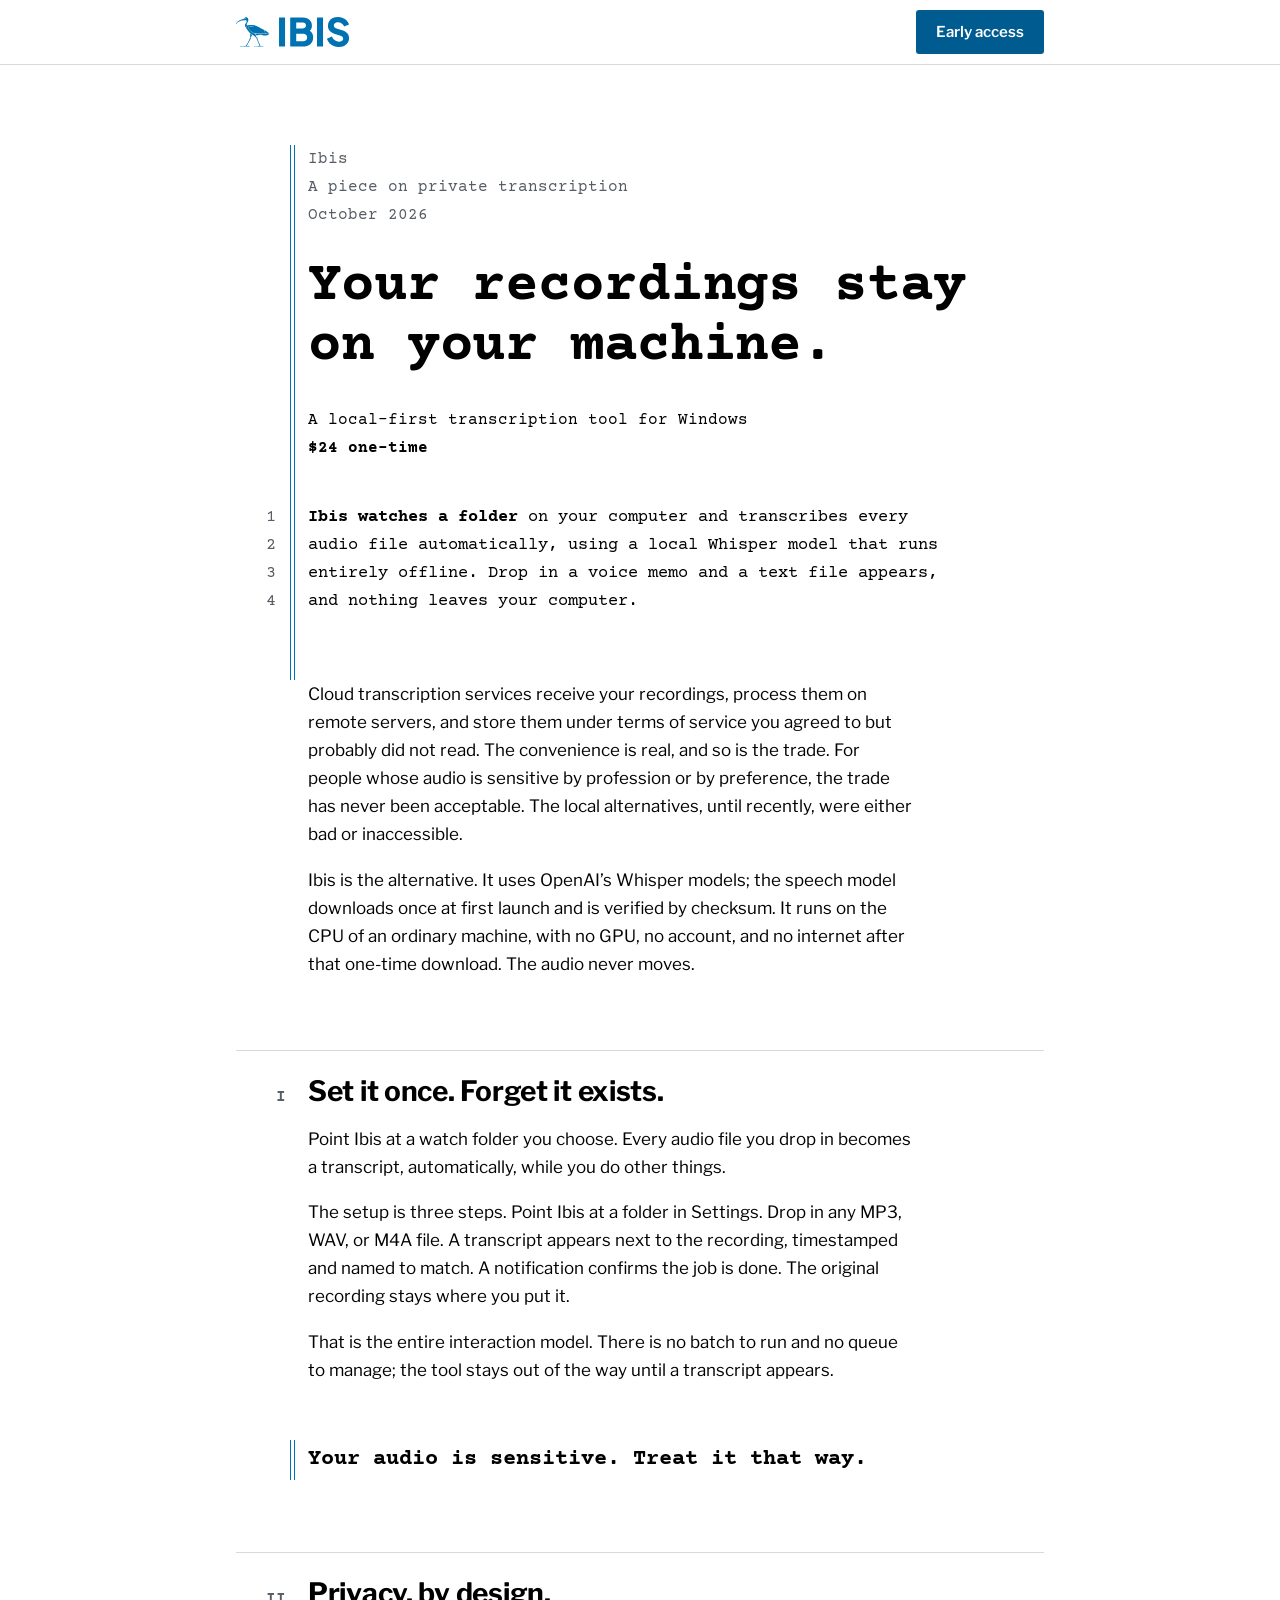
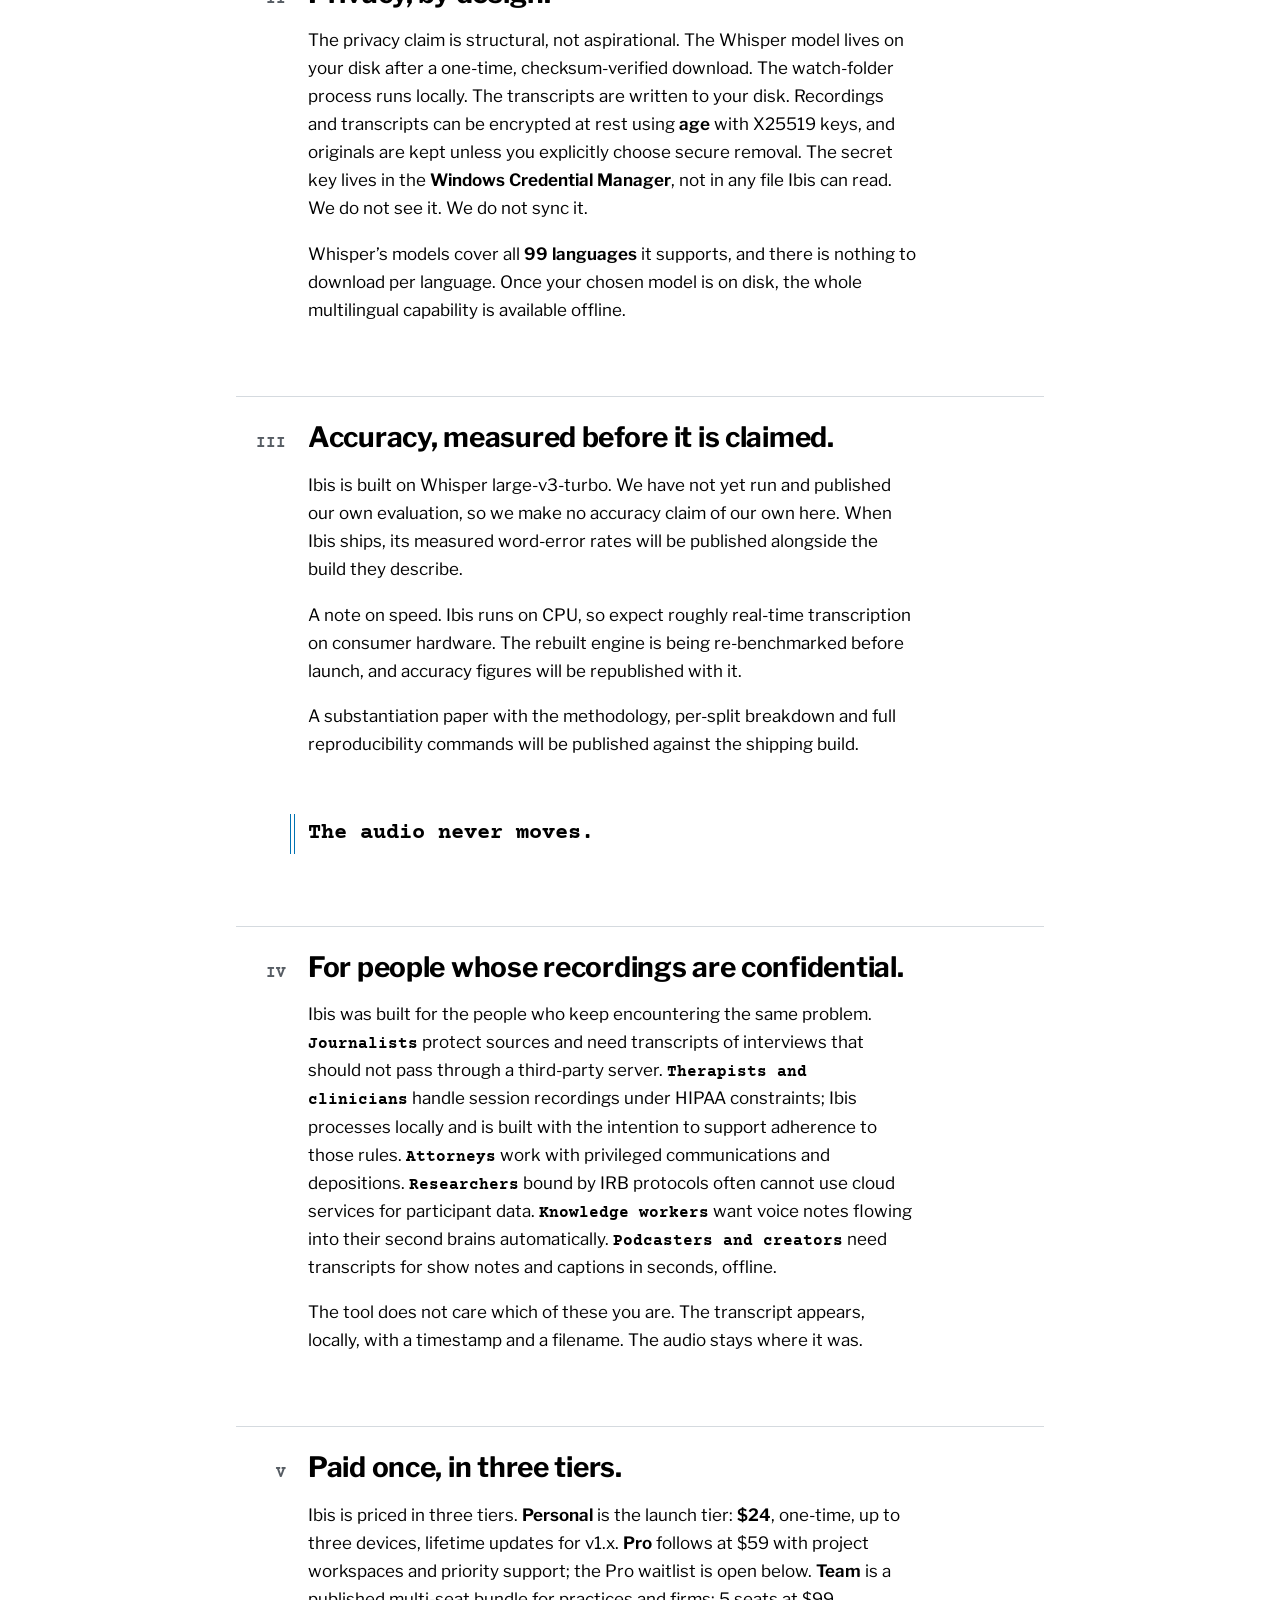
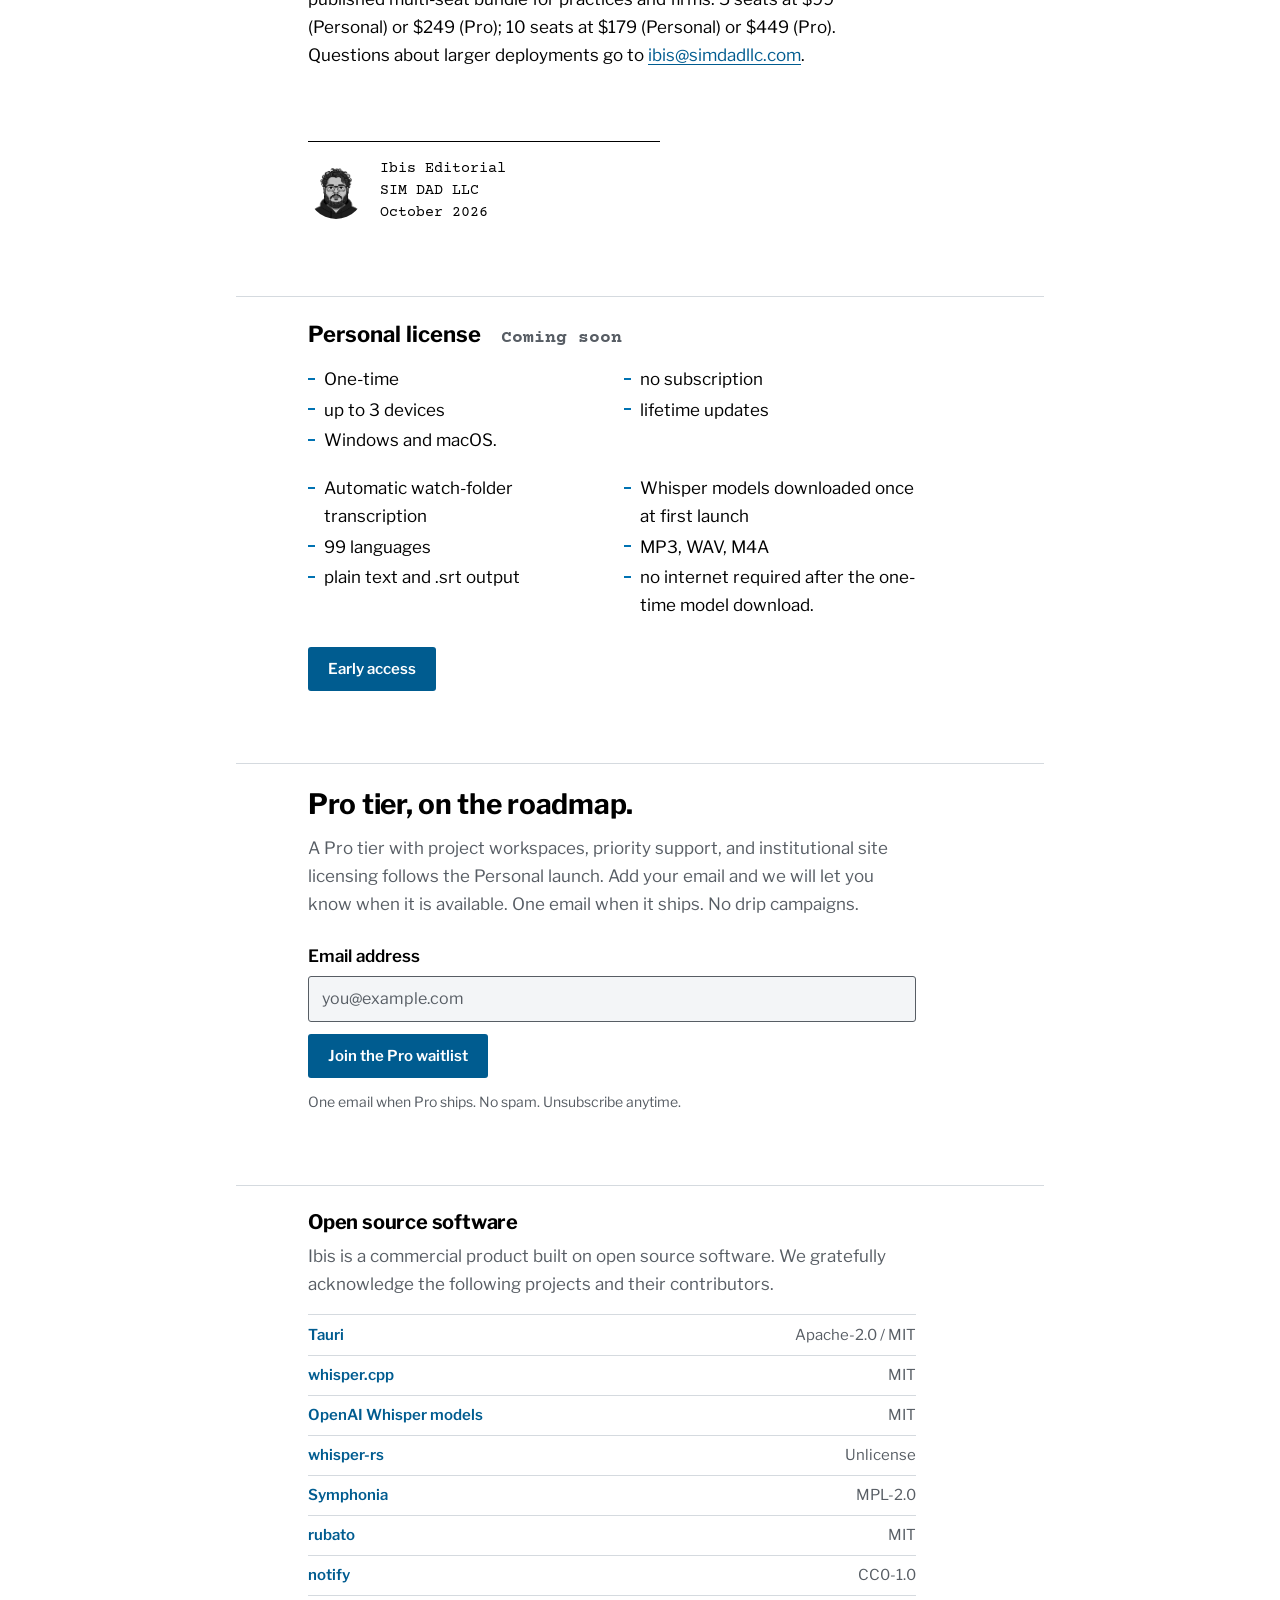
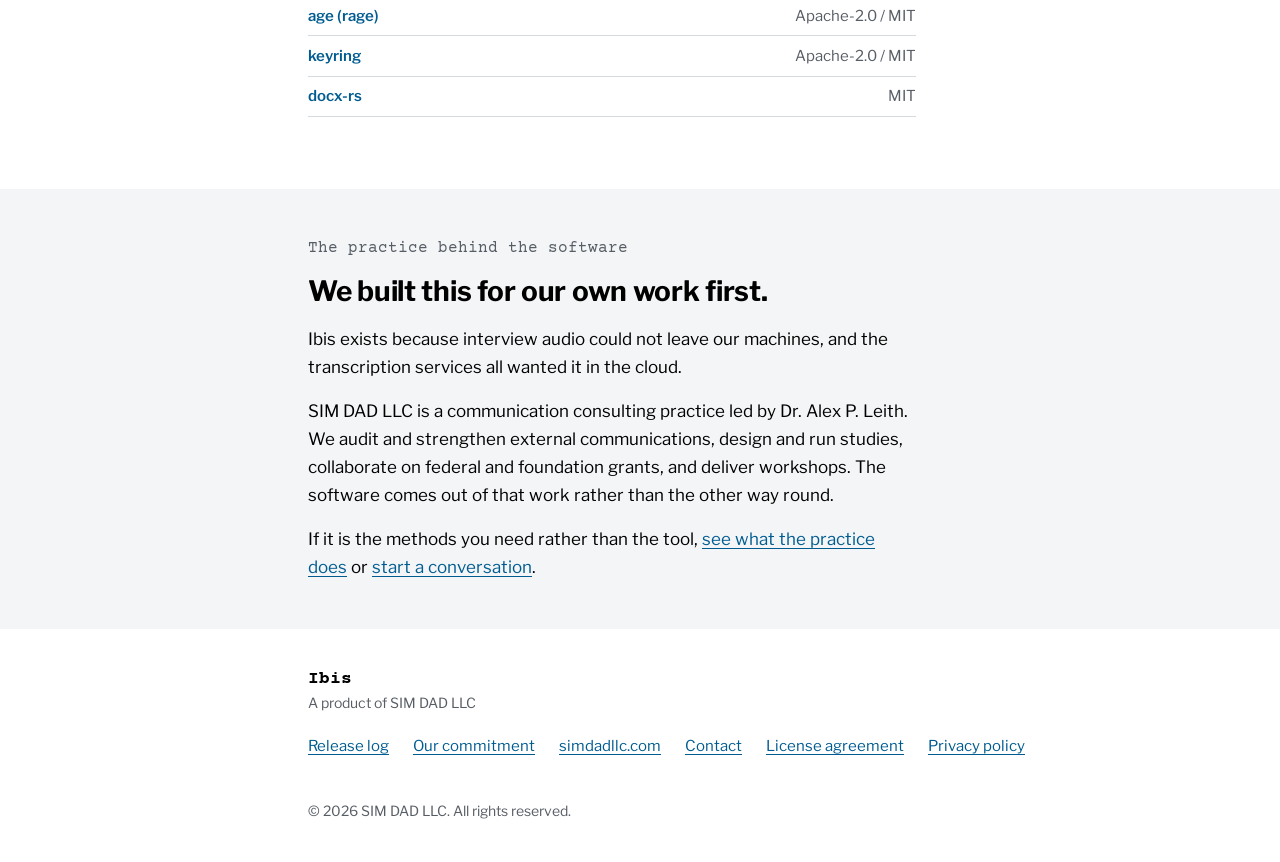
<file: index.html>
<!DOCTYPE html>
<html lang="en">
<head>
  <meta charset="UTF-8">
  <meta name="viewport" content="width=device-width, initial-scale=1.0">
  <title>Ibis. Private, Local Transcription for Windows.</title>
  <link rel="icon" type="image/svg+xml" href="img/favicon.svg">
  <meta name="description" content="Ibis watches a folder on your computer and transcribes every audio file automatically using AI that runs entirely offline. No cloud. No subscription. One-time purchase. Coming soon.">
  <meta property="og:title" content="Ibis. Private, Local Transcription for Windows.">
  <meta property="og:description" content="Your recordings stay on your machine. Automatic AI transcription that never touches the internet.">
  <meta property="og:type" content="website">
  <meta property="og:image" content="https://useibis.app/img/social-share.png">
  <meta property="og:url" content="https://useibis.app">
  <meta name="twitter:card" content="summary_large_image">
  <meta name="twitter:title" content="Ibis. Private, Local Transcription for Windows.">
  <meta name="twitter:description" content="Your recordings stay on your machine. Automatic AI transcription that never touches the internet.">
  <meta name="twitter:image" content="https://useibis.app/img/social-share.png">
  <link rel="canonical" href="https://useibis.app/">
  <meta name="author" content="SIM DAD LLC">
  <meta name="theme-color" content="#FFFFFF" media="(prefers-color-scheme: light)">
  <meta name="theme-color" content="#0E1216" media="(prefers-color-scheme: dark)">
  <script type="application/ld+json">
  {
    "@context": "https://schema.org",
    "@type": "SoftwareApplication",
    "name": "Ibis",
    "description": "Local Whisper transcription for Windows. Watches a folder and automatically transcribes every audio file using AI that runs entirely on your machine. No cloud. No subscription. One-time purchase. Coming soon.",
    "url": "https://useibis.app",
    "applicationCategory": "ProductivityApplication",
    "operatingSystem": "Windows, macOS",
    "image": "https://useibis.app/img/social-share.png",
    "offers": {
      "@type": "Offer",
      "availability": "https://schema.org/PreOrder",
      "url": "https://useibis.app/"
    },
    "publisher": {
      "@type": "Organization",
      "name": "SIM DAD LLC",
      "url": "https://simdadllc.com"
    }
  }
  </script>
  <link rel="preload" href="/fonts/courier-prime-latin-700-normal.woff2" as="font" type="font/woff2" crossorigin>
  <link rel="stylesheet" href="/css/site.css">
</head>
<body class="home">

  <!-- NAV -->
  <nav class="nav" id="nav">
    <div class="nav-inner">
      <a href="#" class="nav-brand">
        <picture>
          <source srcset="img/wordmark-F4F4F5.svg" media="(prefers-color-scheme: dark)">
          <img src="img/wordmark-2D6A8F.svg" alt="Ibis" class="nav-wordmark">
        </picture>
      </a>
      <a href="/beta/" class="btn btn-primary">Early access</a>
    </div>
  </nav>


  <!-- THE TRANSCRIPT PAGE -->
  <main class="sheet" id="main">
  <header class="transcript">
    <p class="caption"><span>Ibis</span> <span>A piece on private transcription</span> <span>October 2026</span></p>
    <h1>Your recordings stay <br>on your machine.</h1>
    <p class="byline"><span>A local-first transcription tool for Windows</span> <span>$24 one-time</span></p>
    <p class="lede numbered"><span class="lede-opener">Ibis watches a folder</span> on your computer and transcribes every audio file automatically, using a local Whisper model that runs entirely offline. Drop in a voice memo and a text file appears, and nothing leaves your computer.</p>
  </header>

  <article class="manuscript">
    <p>Cloud transcription services receive your recordings, process them on remote servers, and store them under terms of service you agreed to but probably did not read. The convenience is real, and so is the trade. For people whose audio is sensitive by profession or by preference, the trade has never been acceptable. The local alternatives, until recently, were either bad or inaccessible.</p>

    <p>Ibis is the alternative. It uses OpenAI&rsquo;s Whisper models; the speech model downloads once at first launch and is verified by checksum. It runs on the CPU of an ordinary machine, with no GPU, no account, and no internet after that one-time download. The audio never moves.</p>
  </article>


  <!-- SECTION I -->
  <div class="section-marker">
    <span class="numeral">I</span>
    <h2 class="heading">Set it once. Forget it exists.</h2>
  </div>

  <article class="manuscript" id="how-it-works">
    <p>Point Ibis at a watch folder you choose. Every audio file you drop in becomes a transcript, automatically, while you do other things.</p>

    <p>The setup is three steps. Point Ibis at a folder in Settings. Drop in any MP3, WAV, or M4A file. A transcript appears next to the recording, timestamped and named to match. A notification confirms the job is done. The original recording stays where you put it.</p>

    <p>That is the entire interaction model. There is no batch to run and no queue to manage; the tool stays out of the way until a transcript appears.</p>
  </article>


  <!-- PULL QUOTE 1 -->
  <blockquote class="quoted-line">Your audio is sensitive. Treat it that way.</blockquote>


  <!-- SECTION II -->
  <div class="section-marker">
    <span class="numeral">II</span>
    <h2 class="heading">Privacy, by design.</h2>
  </div>

  <article class="manuscript">
    <p>The privacy claim is structural, not aspirational. The Whisper model lives on your disk after a one-time, checksum-verified download. The watch-folder process runs locally. The transcripts are written to your disk. Recordings and transcripts can be encrypted at rest using <strong>age</strong> with X25519 keys, and originals are kept unless you explicitly choose secure removal. The secret key lives in the <strong>Windows Credential Manager</strong>, not in any file Ibis can read. We do not see it. We do not sync it.</p>

    <p>Whisper&rsquo;s models cover all <strong>99 languages</strong> it supports, and there is nothing to download per language. Once your chosen model is on disk, the whole multilingual capability is available offline.</p>
  </article>


  <!-- SECTION III -->
  <div class="section-marker">
    <span class="numeral">III</span>
    <h2 class="heading">Accuracy, measured before it is claimed.</h2>
  </div>

  <article class="manuscript">
    <p>Ibis is built on Whisper large-v3-turbo. We have not yet run and published our own evaluation, so we make no accuracy claim of our own here. When Ibis ships, its measured word-error rates will be published alongside the build they describe.</p>

    <p>A note on speed. Ibis runs on CPU, so expect roughly real-time transcription on consumer hardware. The rebuilt engine is being re-benchmarked before launch, and accuracy figures will be republished with it.</p>

    <p>A substantiation paper with the methodology, per-split breakdown and full reproducibility commands will be published against the shipping build.</p>
  </article>


  <!-- PULL QUOTE 2 -->
  <blockquote class="quoted-line">The audio never moves.</blockquote>


  <!-- SECTION IV -->
  <div class="section-marker">
    <span class="numeral">IV</span>
    <h2 class="heading">For people whose recordings are confidential.</h2>
  </div>

  <article class="manuscript">
    <p>Ibis was built for the people who keep encountering the same problem. <em>Journalists</em> protect sources and need transcripts of interviews that should not pass through a third-party server. <em>Therapists and clinicians</em> handle session recordings under HIPAA constraints; Ibis processes locally and is built with the intention to support adherence to those rules. <em>Attorneys</em> work with privileged communications and depositions. <em>Researchers</em> bound by IRB protocols often cannot use cloud services for participant data. <em>Knowledge workers</em> want voice notes flowing into their second brains automatically. <em>Podcasters and creators</em> need transcripts for show notes and captions in seconds, offline.</p>

    <p>The tool does not care which of these you are. The transcript appears, locally, with a timestamp and a filename. The audio stays where it was.</p>
  </article>


  <!-- SECTION V: ENDNOTE -->
  <div class="section-marker">
    <span class="numeral">V</span>
    <h2 class="heading">Paid once, in three tiers.</h2>
  </div>

  <article class="manuscript">
    <p>Ibis is priced in three tiers. <strong>Personal</strong> is the launch tier: <strong>$24</strong>, one-time, up to three devices, lifetime updates for v1.x. <strong>Pro</strong> follows at $59 with project workspaces and priority support; the Pro waitlist is open below. <strong>Team</strong> is a published multi-seat bundle for practices and firms: 5 seats at $99 (Personal) or $249 (Pro); 10 seats at $179 (Personal) or $449 (Pro). Questions about larger deployments go to <a href="mailto:ibis@simdadllc.com?subject=Ibis%20Team%20Pricing">ibis@simdadllc.com</a>.</p>
  </article>


  <!-- SIGNATURE -->
  <div class="signature">
    <img src="img/headshot.png" alt="Alex P. Leith" class="signature-avatar" loading="lazy" decoding="async" width="96" height="96">
    <span class="signature-lines"><span>Ibis Editorial</span> <span>SIM DAD LLC</span> <span>October 2026</span></span>
  </div>


  <!-- COLOPHON: PERSONAL TIER -->
  <section class="colophon" id="pricing">
    <div class="colophon-row">
      <span class="colophon-label">Personal license</span>
      <div class="colophon-price">Coming&nbsp;soon</div>
    </div>
    <ul class="spec"><li>One-time</li> <li>no subscription</li> <li>up to 3 devices</li> <li>lifetime updates</li> <li>Windows and macOS.</li></ul>
    <ul class="spec"><li>Automatic watch-folder transcription</li> <li>Whisper models downloaded once at first launch</li> <li>99 languages</li> <li>MP3, WAV, M4A</li> <li>plain text and .srt output</li> <li>no internet required after the one-time model download.</li></ul>
    <a href="/beta/" class="colophon-buy">Early access</a>
  </section>


  <!-- PRO WAITLIST (quiet end-block) -->
  <section class="end-waitlist" id="pro-waitlist">
    <h2 class="heading">Pro tier, on the roadmap.</h2>
    <p class="end-sub">A Pro tier with project workspaces, priority support, and institutional site licensing follows the Personal launch. Add your email and we will let you know when it is available. One email when it ships. No drip campaigns.</p>

    <div class="wl-success" id="wl-success" role="status">
      <h3>You&rsquo;re on the Pro waitlist.</h3>
      <p>We&rsquo;ll be in touch when Pro is available.</p>
    </div>

    <form class="wl-form" id="wl-form" novalidate>
      <div class="wl-field">
        <label for="wl-email">Email address</label>
        <input type="email" id="wl-email" name="email" placeholder="you@example.com" required autocomplete="email">
      </div>
      <button type="submit" class="wl-submit" id="wl-submit">Join the Pro waitlist</button>
      <p class="wl-error" id="wl-error" role="alert"></p>
      <p class="wl-fine">One email when Pro ships. No spam. Unsubscribe anytime.</p>
    </form>
  </section>


  <!-- OPEN SOURCE ATTRIBUTION -->
  <div class="oss-section">
    <div class="container">
      <h2 class="oss-heading">Open source software</h2>
      <p class="oss-sub">Ibis is a commercial product built on open source software. We gratefully acknowledge the following projects and their contributors.</p>
      <div class="oss-grid">
        <a class="oss-item" href="https://tauri.app" target="_blank" rel="noopener"><span class="oss-item-name">Tauri</span><span>Apache-2.0 / MIT</span></a>
        <a class="oss-item" href="https://github.com/ggml-org/whisper.cpp" target="_blank" rel="noopener"><span class="oss-item-name">whisper.cpp</span><span>MIT</span></a>
        <a class="oss-item" href="https://github.com/openai/whisper" target="_blank" rel="noopener"><span class="oss-item-name">OpenAI Whisper models</span><span>MIT</span></a>
        <a class="oss-item" href="https://codeberg.org/tazz4843/whisper-rs" target="_blank" rel="noopener"><span class="oss-item-name">whisper-rs</span><span>Unlicense</span></a>
        <a class="oss-item" href="https://github.com/pdeljanov/Symphonia" target="_blank" rel="noopener"><span class="oss-item-name">Symphonia</span><span>MPL-2.0</span></a>
        <a class="oss-item" href="https://github.com/HEnquist/rubato" target="_blank" rel="noopener"><span class="oss-item-name">rubato</span><span>MIT</span></a>
        <a class="oss-item" href="https://github.com/notify-rs/notify" target="_blank" rel="noopener"><span class="oss-item-name">notify</span><span>CC0-1.0</span></a>
        <a class="oss-item" href="https://github.com/str4d/rage" target="_blank" rel="noopener"><span class="oss-item-name">age (rage)</span><span>Apache-2.0 / MIT</span></a>
        <a class="oss-item" href="https://github.com/open-source-cooperative/keyring-rs" target="_blank" rel="noopener"><span class="oss-item-name">keyring</span><span>Apache-2.0 / MIT</span></a>
        <a class="oss-item" href="https://github.com/bokuweb/docx-rs" target="_blank" rel="noopener"><span class="oss-item-name">docx-rs</span><span>MIT</span></a>
      </div>
    </div>
  </div>


  </main>

  <!-- FOOTER -->
  
  <!-- The practice behind the product. -->
  <section class="practice" aria-labelledby="practice-h">
    <div class="practice-inner">
      <p class="practice-eyebrow">The practice behind the software</p>
      <h2 id="practice-h">We built this for our own work first.</h2>
      <p>Ibis exists because interview audio could not leave our machines, and the transcription services all wanted it in the cloud.</p>
      <p>SIM DAD LLC is a communication consulting practice led by Dr. Alex P. Leith.
         We audit and strengthen external communications,
         design and run studies, collaborate on federal and foundation grants, and
         deliver workshops. The software comes out of that work rather than the other
         way round.</p>
      <p class="practice-cta">
        If it is the methods you need rather than the tool,
        <a href="https://simdadllc.com#services">see what the practice does</a>
        or <a href="mailto:hello@simdadllc.com">start a conversation</a>.
      </p>
    </div>
  </section>

<footer class="footer">
    <div class="footer-inner">
      <div>
        <div class="footer-brand">Ibis</div>
        <div class="footer-sub">A product of SIM DAD LLC</div>
      </div>
      <div class="footer-links">
        <a href="/changelog.html">Release log</a>
        <a href="https://simdadllc.com/commitment.html">Our commitment</a>
        <a href="https://simdadllc.com">simdadllc.com</a>
        <a href="mailto:ibis@simdadllc.com">Contact</a>
        <a href="/eula.html">License agreement</a>
        <a href="/privacy.html">Privacy policy</a>
      </div>
    </div>
    <p class="footer-copy">&copy; 2026 SIM DAD LLC. All rights reserved.</p>
  </footer>


  <script>
    /* ── BREVO BACKEND ENDPOINT ─────────────────────────────────────
       Set this to your own backend endpoint that calls Brevo Contacts API.
       Do not expose your Brevo API key in frontend code.
       Leave empty to simulate success locally during development.
    ─────────────────────────────────────────────────────────────── */
    const BREVO_BACKEND_ENDPOINT = "https://lector-waitlist.ap-493.workers.dev";

    /* ── STICKY NAV ─────────────────────────────────────────────── */
    const nav = document.getElementById("nav");
    window.addEventListener("scroll", () => {
      nav.classList.toggle("scrolled", window.scrollY > 48);
    }, { passive: true });

    /* ── WAITLIST FORM ──────────────────────────────────────────── */
    document.getElementById("wl-form").addEventListener("submit", async (e) => {
      e.preventDefault();
      const form    = e.target;
      const btn     = document.getElementById("wl-submit");
      const success = document.getElementById("wl-success");
      const errEl   = document.getElementById("wl-error");

      const email = form.email.value.trim();

      errEl.textContent = "";
      errEl.classList.remove("visible");

      if (!email || !/^[^\s@]+@[^\s@]+\.[^\s@]+$/.test(email)) {
        errEl.textContent = "Please enter a valid email address.";
        errEl.classList.add("visible");
        return;
      }

      btn.disabled = true;
      btn.textContent = "Joining…";

      if (!BREVO_BACKEND_ENDPOINT) {
        await new Promise(r => setTimeout(r, 600));
        form.style.display = "none";
        success.classList.add("visible");
        return;
      }

      try {
        const params = new URLSearchParams(window.location.search);
        const payload = {
          email,
          listName: "ibis_pro_waitlist",
          attributes: {
            PRODUCT: "Ibis",
            SOURCE: "ibis-web",
            PAGE_URL: window.location.href,
            UTM_SOURCE: params.get("utm_source") || "",
            UTM_MEDIUM: params.get("utm_medium") || "",
            UTM_CAMPAIGN: params.get("utm_campaign") || ""
          }
        };

        const res = await fetch(BREVO_BACKEND_ENDPOINT, {
          method: "POST",
          headers: { "Content-Type": "application/json" },
          body: JSON.stringify(payload)
        });

        // Treat duplicate contact as success to avoid blocking signups.
        if (!res.ok && res.status !== 409) throw new Error("Request failed");
        form.style.display = "none";
        success.classList.add("visible");
      } catch {
        errEl.textContent = "Something went wrong. Please try again or email ibis@simdadllc.com.";
        errEl.classList.add("visible");
        btn.disabled = false;
        btn.textContent = "Join the Pro waitlist";
      }
    });
  </script>

  <!-- First-party, cookie-free page counter (aggregate daily counts only; no cookies, no IP stored, honors Do Not Track) -->
  <script>
    (function () {
      try {
        if (navigator.doNotTrack === "1" || window.doNotTrack === "1") return;
        if (!navigator.sendBeacon) return;
        navigator.sendBeacon("https://simdad-hits.ap-493.workers.dev/hit",
          JSON.stringify({ site: "ibis", path: location.pathname }));
      } catch (e) {}
    })();
  </script>
</body>
</html>
</file>
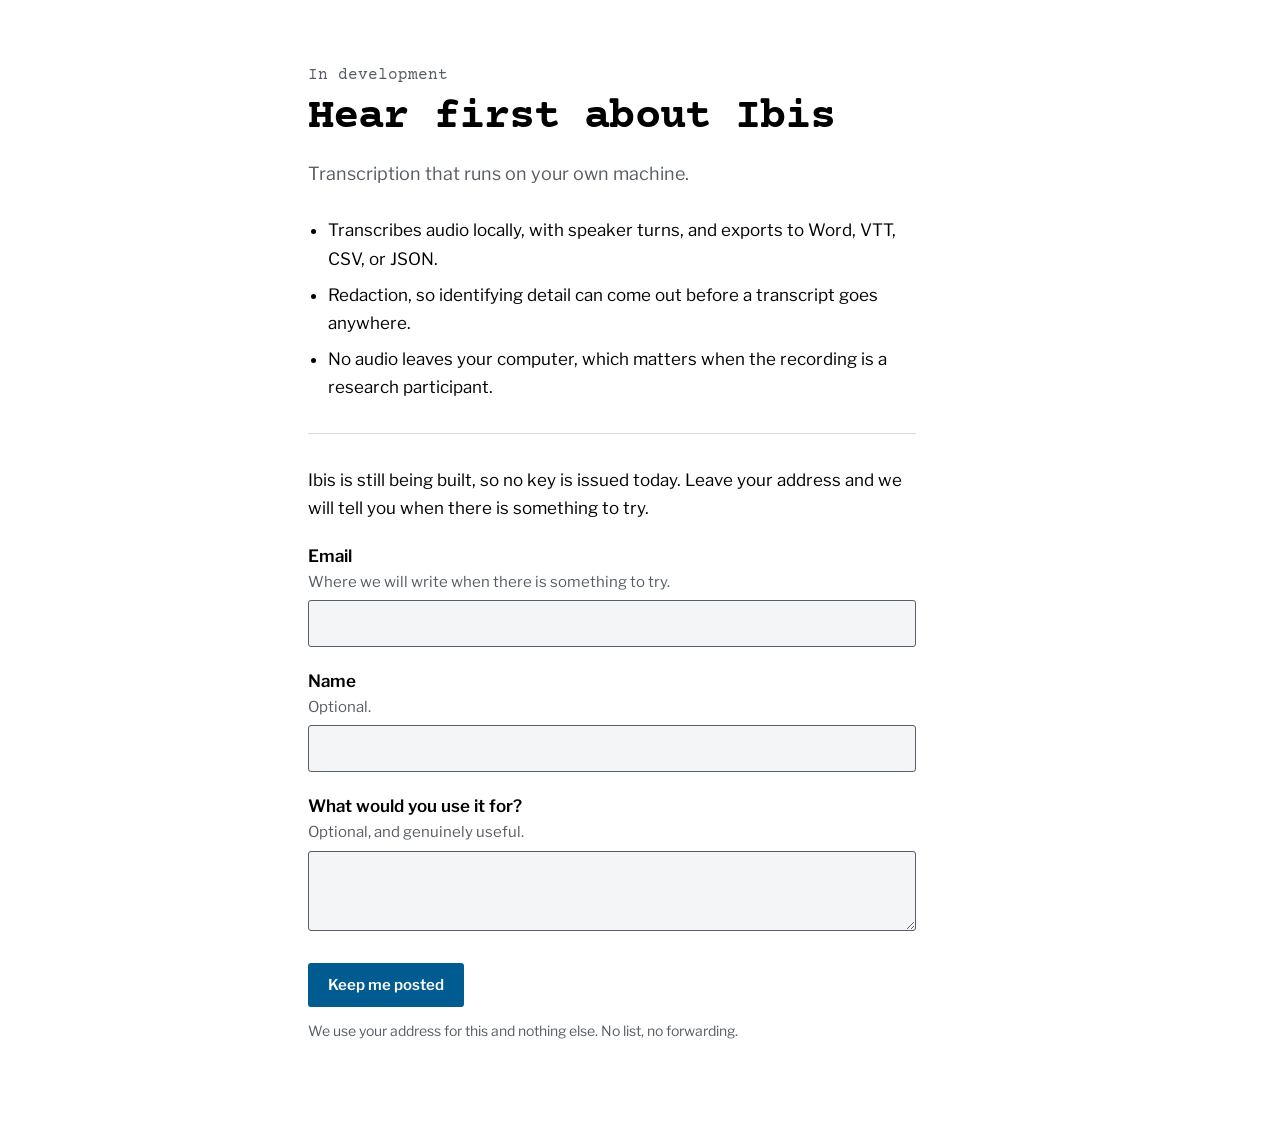
<file: beta/index.html>
<!doctype html>
<html lang="en">
<head>
<meta charset="utf-8">
<meta name="viewport" content="width=device-width, initial-scale=1">
<!-- Linked from the product page. noindex keeps search traffic on the product page, not the form. -->
<meta name="robots" content="noindex, nofollow">
<title>Ibis beta access</title>
<link rel="stylesheet" href="/css/site.css">
</head>
<body class="form-page">
<a class="skip" href="#form">Skip to the form</a>
<main>
  <p class="eyebrow">In development</p>
  <h1>Hear first about Ibis</h1>
  <p class="lede">Transcription that runs on your own machine.</p>

  <ul>
    <li>Transcribes audio locally, with speaker turns, and exports to Word, VTT, CSV, or JSON.</li>
    <li>Redaction, so identifying detail can come out before a transcript goes anywhere.</li>
    <li>No audio leaves your computer, which matters when the recording is a research participant.</li>
  </ul>

  <hr>

  <p id="ask">Ibis is still being built, so no key is issued today. Leave your address and we will tell you when there is something to try.</p>

  <div class="msg" id="done" role="status" hidden></div>

  <form id="form" novalidate>
    <label for="email">Email
      <span class="hint">Where we will write when there is something to try.</span></label>
    <input id="email" name="email" type="email" required autocomplete="email">

    <label for="name">Name <span class="hint">Optional.</span></label>
    <input id="name" name="name" autocomplete="name">

    <label for="use">What would you use it for?
      <span class="hint">Optional, and genuinely useful.</span></label>
    <textarea id="use" name="use" maxlength="400"></textarea>

    <div class="hp" aria-hidden="true">
      <label for="company">Company</label>
      <input id="company" name="company" tabindex="-1" autocomplete="off">
    </div>

    <button type="submit" id="go">Keep me posted</button>
    <p class="fine">We use your address for this and nothing else. No list, no forwarding.</p>
  </form>
</main>
<script>
  var form = document.getElementById('form');
  var done = document.getElementById('done');
  var ask  = document.getElementById('ask');
  var go   = document.getElementById('go');
  form.addEventListener('submit', function (e) {
    e.preventDefault();
    var email = document.getElementById('email');
    if (!email.value || email.value.indexOf('@') < 1) {
      done.hidden = false; done.textContent = 'That email address does not look right.';
      email.focus(); return;
    }
    go.disabled = true; go.textContent = 'Sending...';
    var body = new URLSearchParams();
    body.set('product', 'ibis');
    ['email','name','use','company'].forEach(function (k) {
      var el = document.getElementById(k); if (el) body.set(k, el.value);
    });
    fetch('https://simdad-checkout.ap-493.workers.dev/beta', { method:'POST', body: body })
      .then(function (r) {
        if (!r.ok) throw new Error(r.status);
        form.hidden = true; ask.hidden = true;
        done.hidden = false;
        done.textContent = 'Thank you. We will be in touch when there is something to try.';
        done.focus();
      })
      .catch(function () {
        go.disabled = false; go.textContent = 'Keep me posted';
        done.hidden = false;
        done.textContent = 'That did not go through. Please try again, or email ap@simdadllc.com.';
      });
  });
</script>

  <!-- First-party, cookie-free page counter (aggregate daily counts only; no cookies, no IP stored, honors Do Not Track) -->
  <script>
    (function () {
      try {
        if (navigator.doNotTrack === "1" || window.doNotTrack === "1") return;
        if (!navigator.sendBeacon) return;
        navigator.sendBeacon("https://simdad-hits.ap-493.workers.dev/hit",
          JSON.stringify({ site: "ibis", path: location.pathname }));
      } catch (e) {}
    })();
  </script>
</body>
</html>
</file>
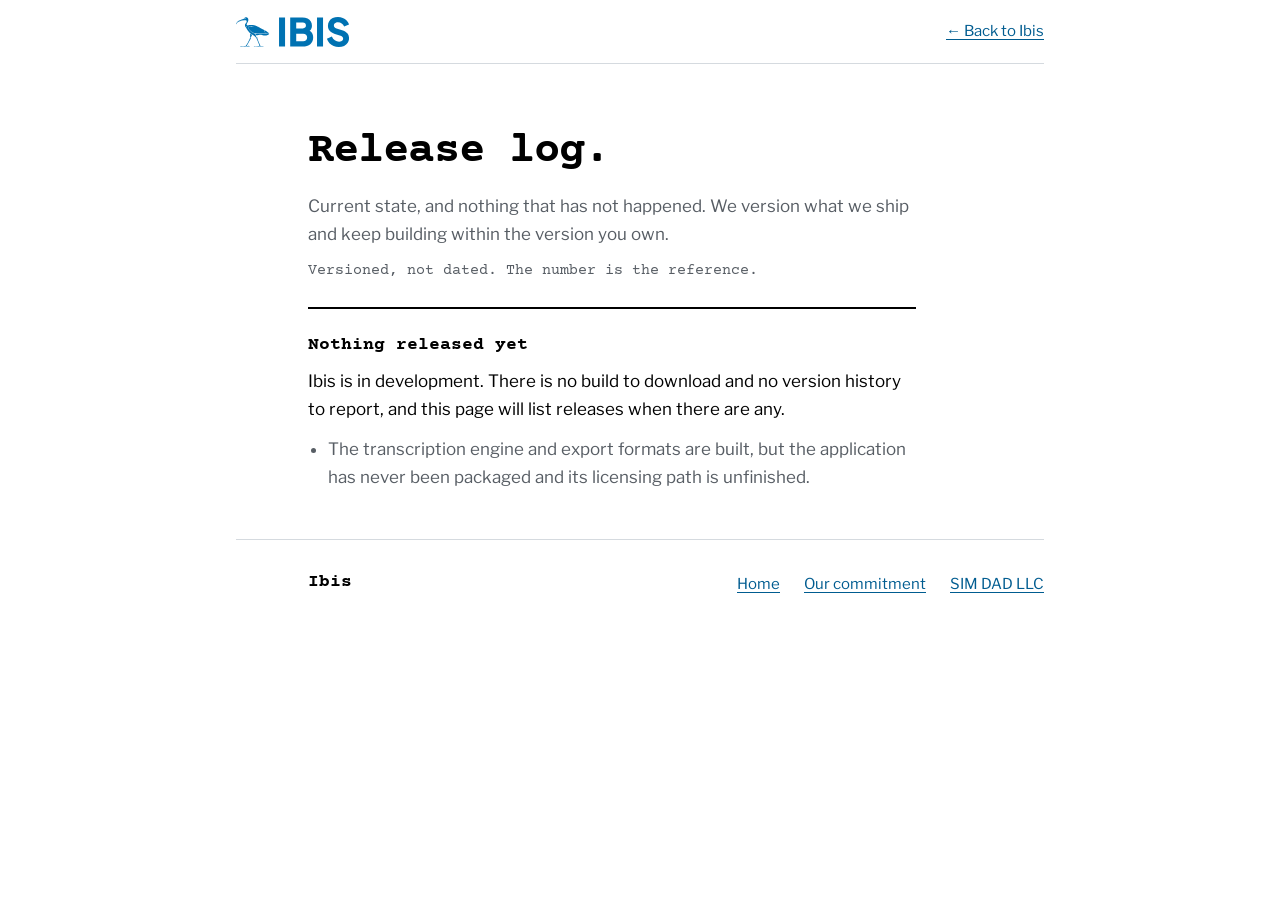
<file: changelog.html>
<!DOCTYPE html>
<html lang="en">
<head>
<meta charset="UTF-8">
<meta name="viewport" content="width=device-width, initial-scale=1.0">
<title>Ibis. Release log.</title>
<meta name="description" content="Current state, and nothing that has not happened. Versioned, not dated.">
<link rel="icon" type="image/svg+xml" href="img/favicon.svg">
<link rel="canonical" href="https://useibis.app/changelog.html">
<link rel="stylesheet" href="/css/site.css">
</head>
<body class="log-page">
  <div class="wrap">

    <header class="top">
      <a href="/">
        <picture>
          <source srcset="img/wordmark-F4F4F5.svg" media="(prefers-color-scheme: dark)">
          <img src="img/wordmark-2D6A8F.svg" alt="Ibis">
        </picture>
      </a>
      <a href="/" class="back">&larr; Back to Ibis</a>
    </header>

    <section class="lede">
      <h1>Release log.</h1>
      <p>Current state, and nothing that has not happened. We version what we ship and keep building within the version you own.</p>
      <p class="note">Versioned, not dated. The number is the reference.</p>
    </section>

    <div class="log">
      <article class="rel">
        <div class="ver"><span class="name">Nothing released yet</span></div>
        <p class="summary">Ibis is in development. There is no build to download and no
          version history to report, and this page will list releases when there are any.</p>
        <ul class="hi">
          <li>The transcription engine and export formats are built, but the application has never been packaged and its licensing path is unfinished.</li>
        </ul>
      </article>


    </div>

    <footer class="foot">
      <div class="brand">Ibis</div>
      <div class="links">
        <a href="/">Home</a>
        <a href="https://simdadllc.com/commitment.html">Our commitment</a>
        <a href="https://simdadllc.com">SIM DAD LLC</a>
      </div>
    </footer>

  </div>

  <!-- First-party, cookie-free page counter (aggregate daily counts only; no cookies, no IP stored, honors Do Not Track) -->
  <script>
    (function () {
      try {
        if (navigator.doNotTrack === "1" || window.doNotTrack === "1") return;
        if (!navigator.sendBeacon) return;
        navigator.sendBeacon("https://simdad-hits.ap-493.workers.dev/hit",
          JSON.stringify({ site: "ibis", path: location.pathname }));
      } catch (e) {}
    })();
  </script>
</body>
</html>
</file>
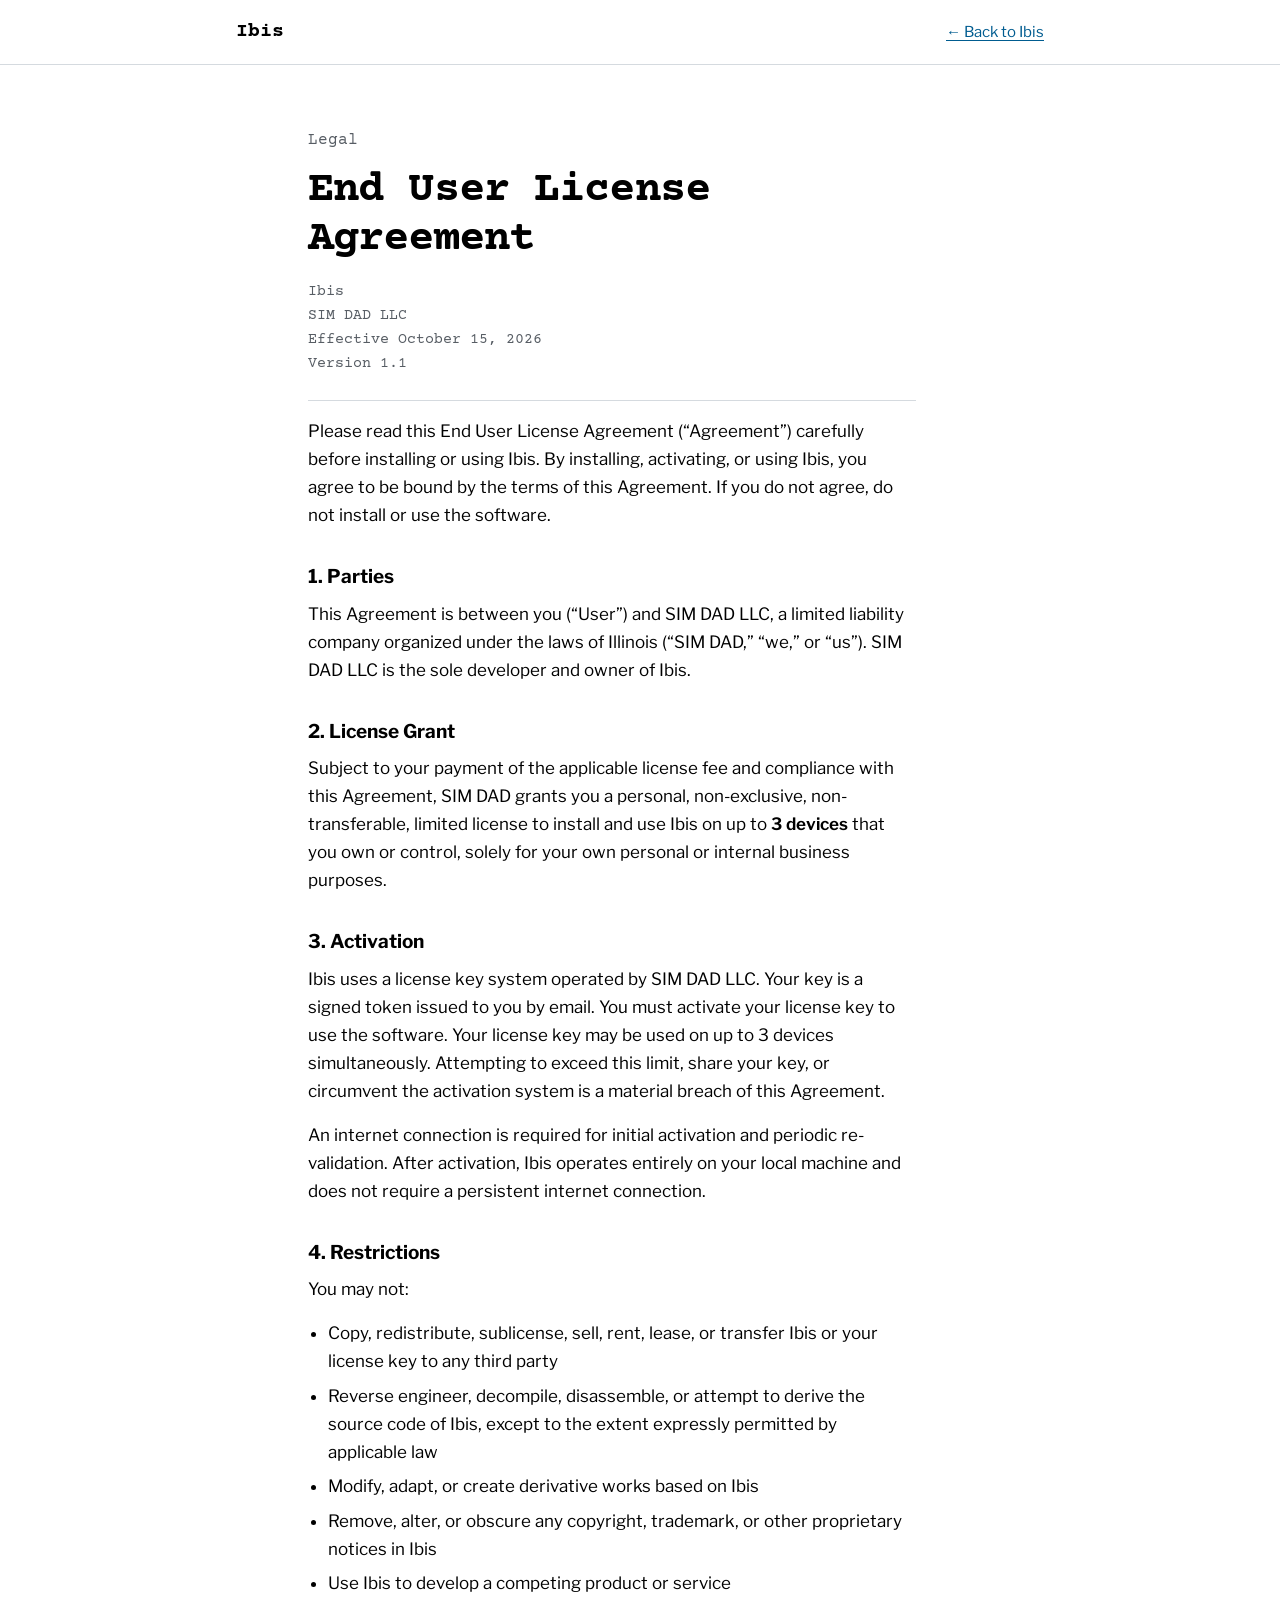
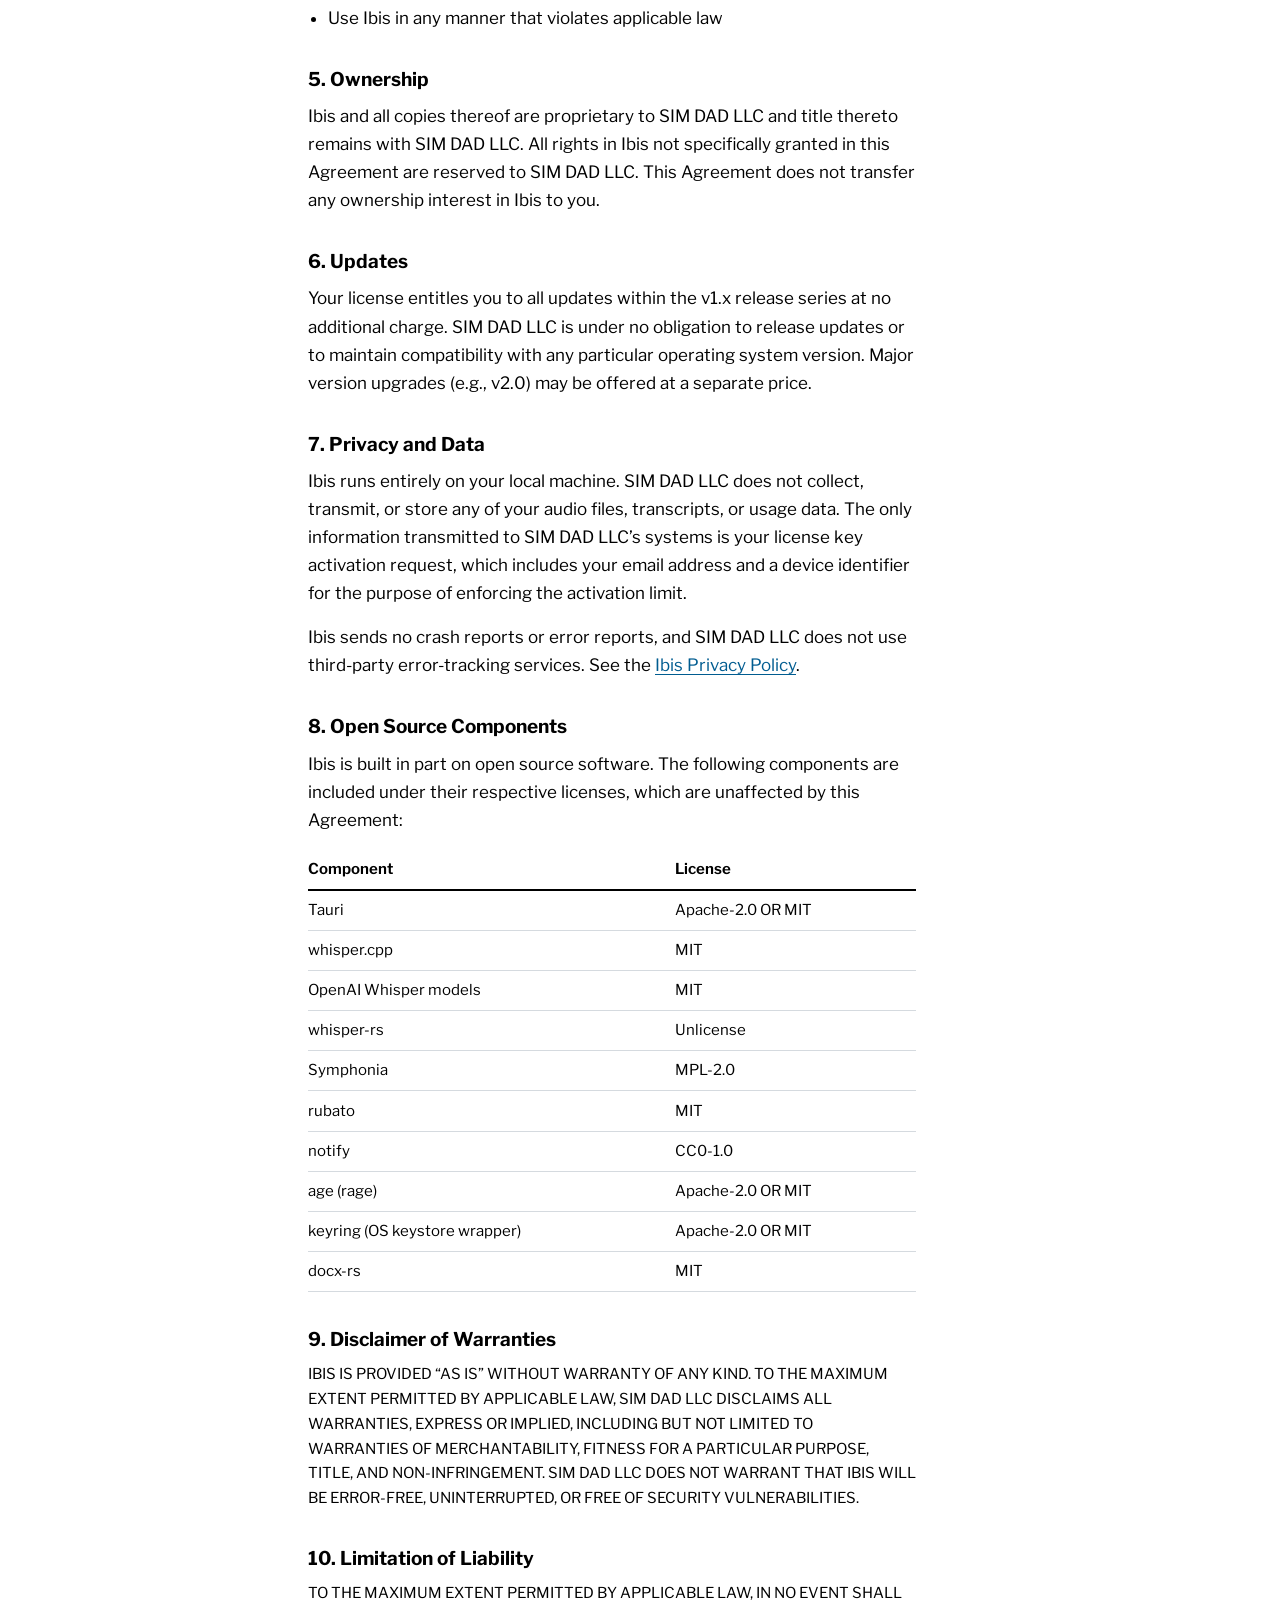
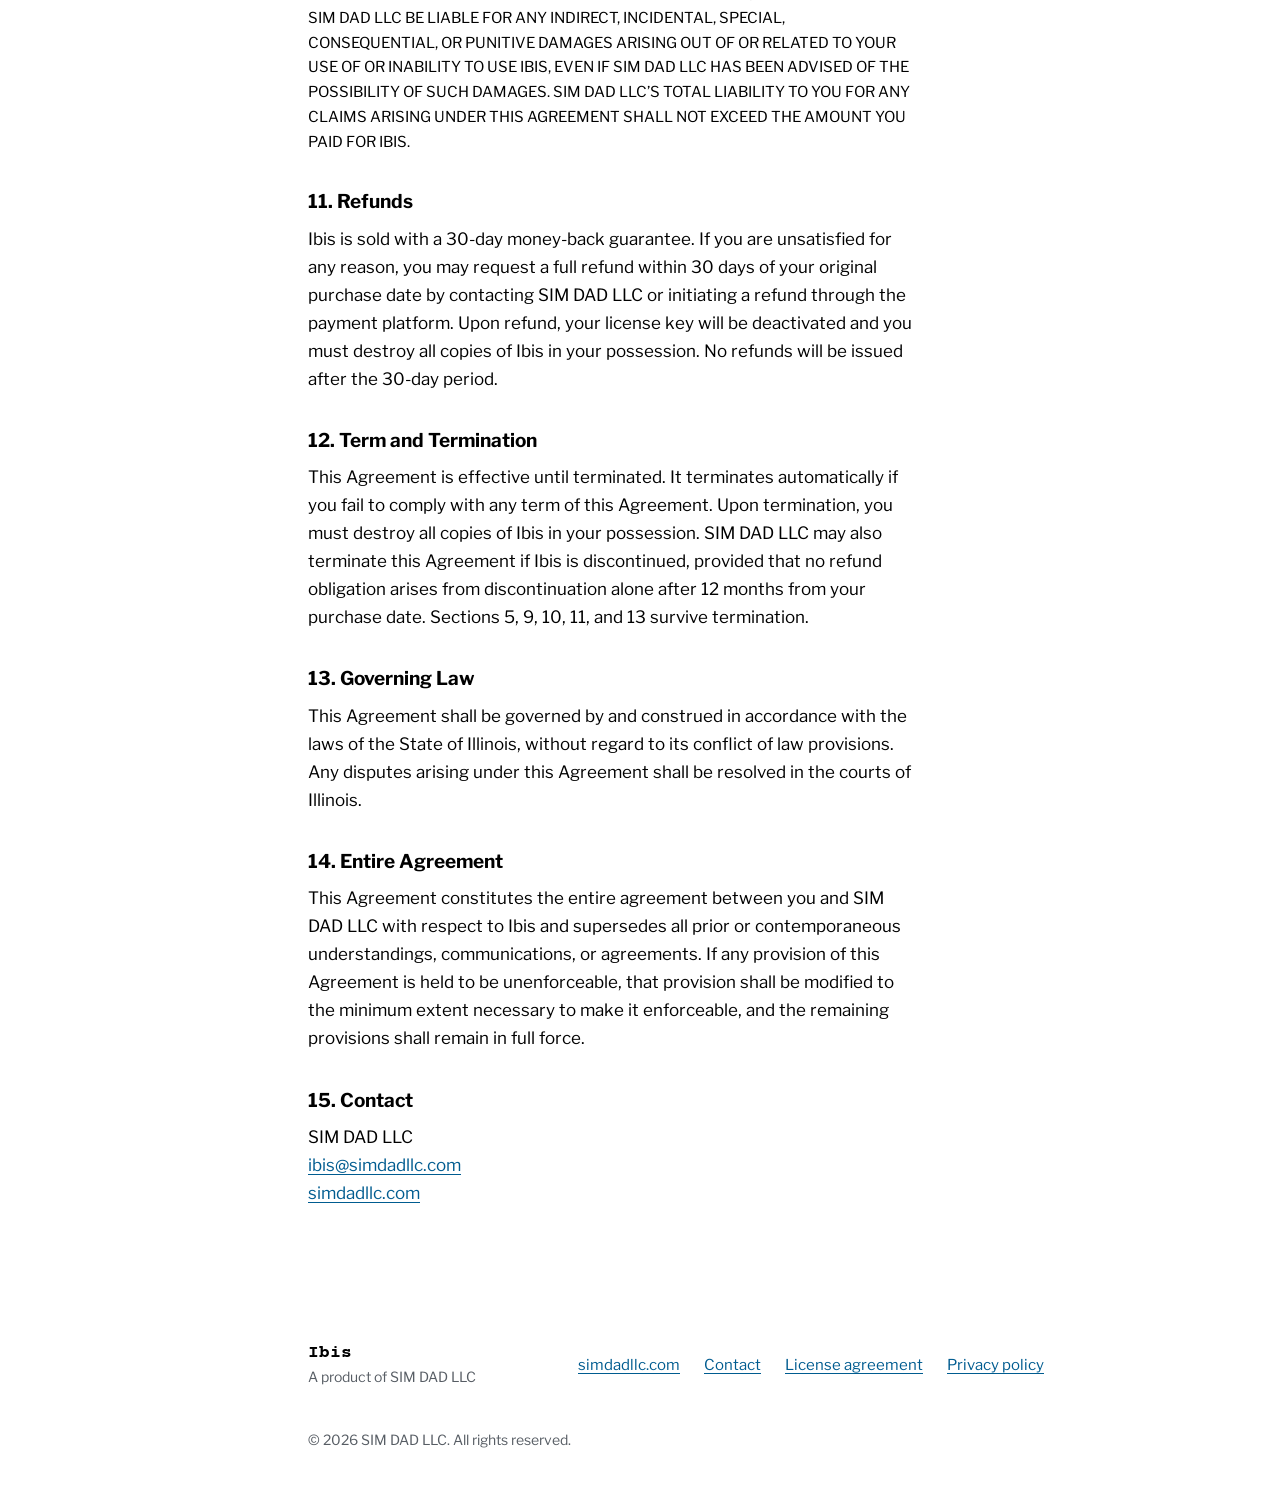
<file: eula.html>
<!DOCTYPE html>
<html lang="en">
<head>
  <meta charset="UTF-8">
  <meta name="viewport" content="width=device-width, initial-scale=1.0">
  <title>End User License Agreement. Ibis.</title>
  <meta name="description" content="End User License Agreement for Ibis, the local Whisper transcription app for Windows from SIM DAD LLC.">
  <link rel="canonical" href="https://useibis.app/eula.html">
  <meta name="author" content="SIM DAD LLC">
  <meta name="theme-color" content="#FFFFFF" media="(prefers-color-scheme: light)">
  <meta name="theme-color" content="#0E1216" media="(prefers-color-scheme: dark)">
  <meta name="robots" content="noindex, follow">
  <link rel="icon" type="image/svg+xml" href="img/favicon.svg">
  <link rel="stylesheet" href="/css/site.css">
</head>
<body class="doc-page">

  <nav>
    <div class="nav-inner">
      <a href="/" class="nav-brand">Ibis</a>
      <a href="/" class="nav-back">&larr; Back to Ibis</a>
    </div>
  </nav>

  <main class="page" id="main">
    <p class="page-eyebrow">Legal</p>
    <h1 class="page-title">End User License Agreement</h1>
    <p class="page-meta"><span>Ibis</span> <span>SIM DAD LLC</span> <span>Effective October 15, 2026</span> <span>Version 1.1</span></p>

    <p>Please read this End User License Agreement (&ldquo;Agreement&rdquo;) carefully before installing or using Ibis. By installing, activating, or using Ibis, you agree to be bound by the terms of this Agreement. If you do not agree, do not install or use the software.</p>

    <h2>1. Parties</h2>
    <p>This Agreement is between you (&ldquo;User&rdquo;) and SIM DAD LLC, a limited liability company organized under the laws of Illinois (&ldquo;SIM DAD,&rdquo; &ldquo;we,&rdquo; or &ldquo;us&rdquo;). SIM DAD LLC is the sole developer and owner of Ibis.</p>

    <h2>2. License Grant</h2>
    <p>Subject to your payment of the applicable license fee and compliance with this Agreement, SIM DAD grants you a personal, non-exclusive, non-transferable, limited license to install and use Ibis on up to <strong>3 devices</strong> that you own or control, solely for your own personal or internal business purposes.</p>

    <h2>3. Activation</h2>
    <p>Ibis uses a license key system operated by SIM DAD LLC. Your key is a signed token issued to you by email. You must activate your license key to use the software. Your license key may be used on up to 3 devices simultaneously. Attempting to exceed this limit, share your key, or circumvent the activation system is a material breach of this Agreement.</p>
    <p>An internet connection is required for initial activation and periodic re-validation. After activation, Ibis operates entirely on your local machine and does not require a persistent internet connection.</p>

    <h2>4. Restrictions</h2>
    <p>You may not:</p>
    <ul>
      <li>Copy, redistribute, sublicense, sell, rent, lease, or transfer Ibis or your license key to any third party</li>
      <li>Reverse engineer, decompile, disassemble, or attempt to derive the source code of Ibis, except to the extent expressly permitted by applicable law</li>
      <li>Modify, adapt, or create derivative works based on Ibis</li>
      <li>Remove, alter, or obscure any copyright, trademark, or other proprietary notices in Ibis</li>
      <li>Use Ibis to develop a competing product or service</li>
      <li>Use Ibis in any manner that violates applicable law</li>
    </ul>

    <h2>5. Ownership</h2>
    <p>Ibis and all copies thereof are proprietary to SIM DAD LLC and title thereto remains with SIM DAD LLC. All rights in Ibis not specifically granted in this Agreement are reserved to SIM DAD LLC. This Agreement does not transfer any ownership interest in Ibis to you.</p>

    <h2>6. Updates</h2>
    <p>Your license entitles you to all updates within the v1.x release series at no additional charge. SIM DAD LLC is under no obligation to release updates or to maintain compatibility with any particular operating system version. Major version upgrades (e.g., v2.0) may be offered at a separate price.</p>

    <h2>7. Privacy and Data</h2>
    <p>Ibis runs entirely on your local machine. SIM DAD LLC does not collect, transmit, or store any of your audio files, transcripts, or usage data. The only information transmitted to SIM DAD LLC&rsquo;s systems is your license key activation request, which includes your email address and a device identifier for the purpose of enforcing the activation limit.</p>
    <p>Ibis sends no crash reports or error reports, and SIM DAD LLC does not use third-party error-tracking services. See the <a href="privacy.html">Ibis Privacy Policy</a>.</p>

    <h2>8. Open Source Components</h2>
    <p>Ibis is built in part on open source software. The following components are included under their respective licenses, which are unaffected by this Agreement:</p>
    <table>
      <thead><tr><th>Component</th><th>License</th></tr></thead>
      <tbody>
        <tr><td>Tauri</td><td>Apache-2.0 OR MIT</td></tr>
        <tr><td>whisper.cpp</td><td>MIT</td></tr>
        <tr><td>OpenAI Whisper models</td><td>MIT</td></tr>
        <tr><td>whisper-rs</td><td>Unlicense</td></tr>
        <tr><td>Symphonia</td><td>MPL-2.0</td></tr>
        <tr><td>rubato</td><td>MIT</td></tr>
        <tr><td>notify</td><td>CC0-1.0</td></tr>
        <tr><td>age (rage)</td><td>Apache-2.0 OR MIT</td></tr>
        <tr><td>keyring (OS keystore wrapper)</td><td>Apache-2.0 OR MIT</td></tr>
        <tr><td>docx-rs</td><td>MIT</td></tr>
      </tbody>
    </table>

    <h2>9. Disclaimer of Warranties</h2>
    <p class="caps">IBIS IS PROVIDED &ldquo;AS IS&rdquo; WITHOUT WARRANTY OF ANY KIND. TO THE MAXIMUM EXTENT PERMITTED BY APPLICABLE LAW, SIM DAD LLC DISCLAIMS ALL WARRANTIES, EXPRESS OR IMPLIED, INCLUDING BUT NOT LIMITED TO WARRANTIES OF MERCHANTABILITY, FITNESS FOR A PARTICULAR PURPOSE, TITLE, AND NON-INFRINGEMENT. SIM DAD LLC DOES NOT WARRANT THAT IBIS WILL BE ERROR-FREE, UNINTERRUPTED, OR FREE OF SECURITY VULNERABILITIES.</p>

    <h2>10. Limitation of Liability</h2>
    <p class="caps">TO THE MAXIMUM EXTENT PERMITTED BY APPLICABLE LAW, IN NO EVENT SHALL SIM DAD LLC BE LIABLE FOR ANY INDIRECT, INCIDENTAL, SPECIAL, CONSEQUENTIAL, OR PUNITIVE DAMAGES ARISING OUT OF OR RELATED TO YOUR USE OF OR INABILITY TO USE IBIS, EVEN IF SIM DAD LLC HAS BEEN ADVISED OF THE POSSIBILITY OF SUCH DAMAGES. SIM DAD LLC&rsquo;S TOTAL LIABILITY TO YOU FOR ANY CLAIMS ARISING UNDER THIS AGREEMENT SHALL NOT EXCEED THE AMOUNT YOU PAID FOR IBIS.</p>

    <h2>11. Refunds</h2>
    <p>Ibis is sold with a 30-day money-back guarantee. If you are unsatisfied for any reason, you may request a full refund within 30 days of your original purchase date by contacting SIM DAD LLC or initiating a refund through the payment platform. Upon refund, your license key will be deactivated and you must destroy all copies of Ibis in your possession. No refunds will be issued after the 30-day period.</p>

    <h2>12. Term and Termination</h2>
    <p>This Agreement is effective until terminated. It terminates automatically if you fail to comply with any term of this Agreement. Upon termination, you must destroy all copies of Ibis in your possession. SIM DAD LLC may also terminate this Agreement if Ibis is discontinued, provided that no refund obligation arises from discontinuation alone after 12 months from your purchase date. Sections 5, 9, 10, 11, and 13 survive termination.</p>

    <h2>13. Governing Law</h2>
    <p>This Agreement shall be governed by and construed in accordance with the laws of the State of Illinois, without regard to its conflict of law provisions. Any disputes arising under this Agreement shall be resolved in the courts of Illinois.</p>

    <h2>14. Entire Agreement</h2>
    <p>This Agreement constitutes the entire agreement between you and SIM DAD LLC with respect to Ibis and supersedes all prior or contemporaneous understandings, communications, or agreements. If any provision of this Agreement is held to be unenforceable, that provision shall be modified to the minimum extent necessary to make it enforceable, and the remaining provisions shall remain in full force.</p>

    <h2>15. Contact</h2>
    <p>SIM DAD LLC<br>
    <a href="mailto:ibis@simdadllc.com">ibis@simdadllc.com</a><br>
    <a href="https://simdadllc.com">simdadllc.com</a></p>
  </main>

  <footer>
    <div class="footer-inner">
      <div>
        <div class="footer-brand">Ibis</div>
        <div class="footer-sub">A product of SIM DAD LLC</div>
      </div>
      <div class="footer-links">
        <a href="https://simdadllc.com">simdadllc.com</a>
        <a href="mailto:ibis@simdadllc.com">Contact</a>
        <a href="/eula.html">License agreement</a>
        <a href="/privacy.html">Privacy policy</a>
      </div>
    </div>
    <p class="footer-copy">&copy; 2026 SIM DAD LLC. All rights reserved.</p>
  </footer>

  <!-- First-party, cookie-free page counter (aggregate daily counts only; no cookies, no IP stored, honors Do Not Track) -->
  <script>
    (function () {
      try {
        if (navigator.doNotTrack === "1" || window.doNotTrack === "1") return;
        if (!navigator.sendBeacon) return;
        navigator.sendBeacon("https://simdad-hits.ap-493.workers.dev/hit",
          JSON.stringify({ site: "ibis", path: location.pathname }));
      } catch (e) {}
    })();
  </script>
</body>
</html>
</file>
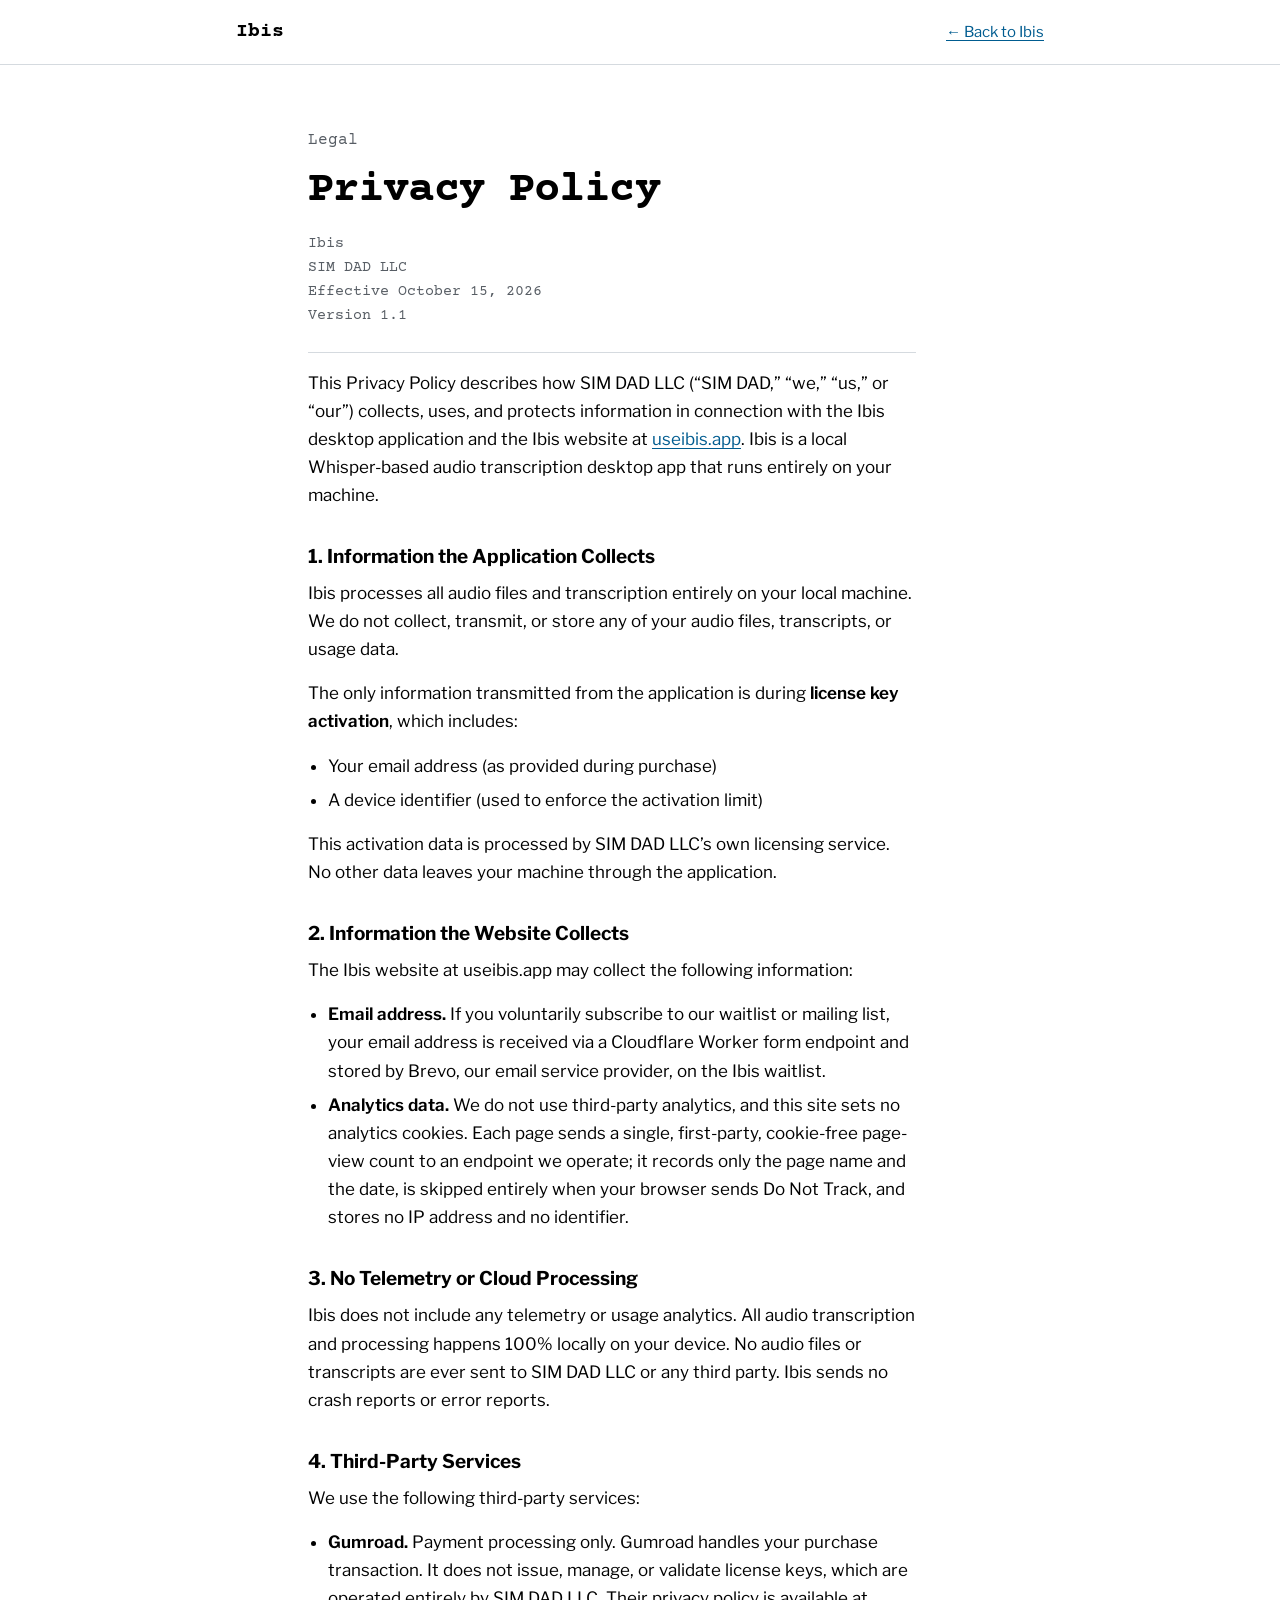
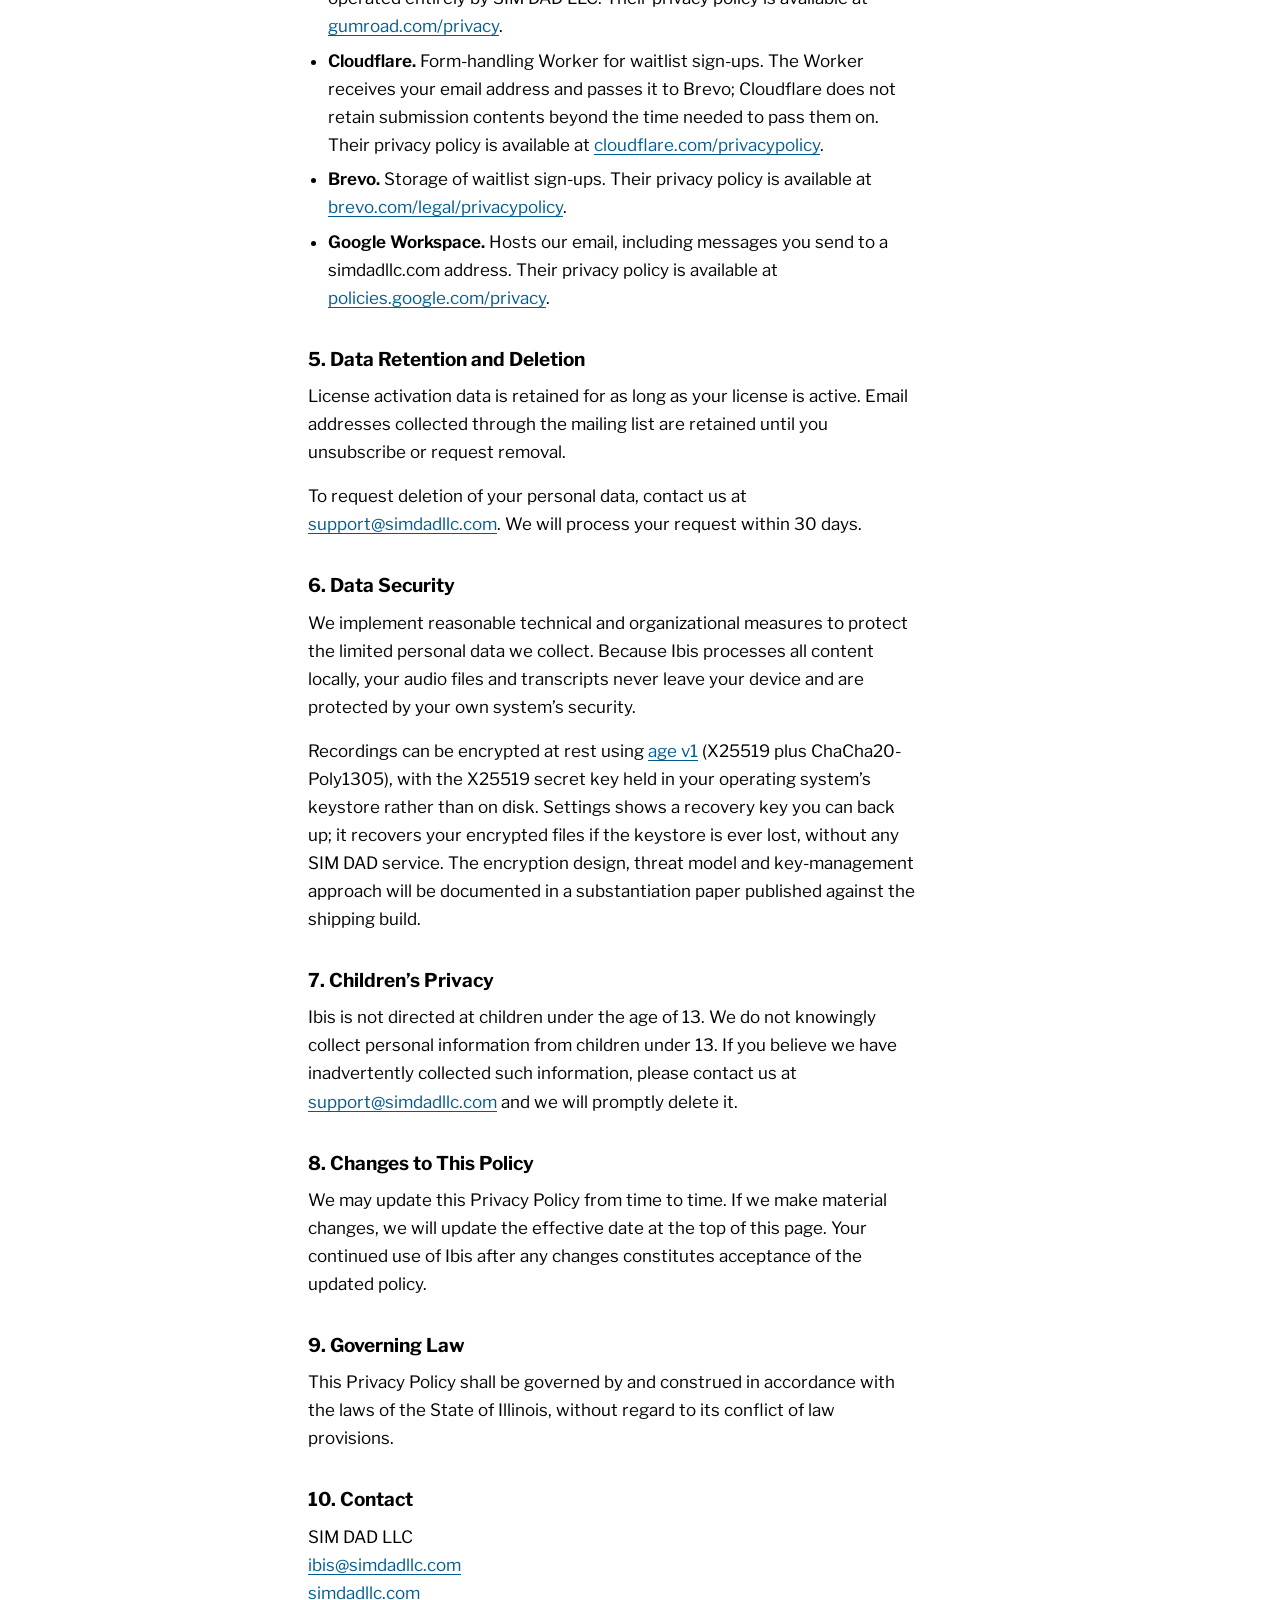
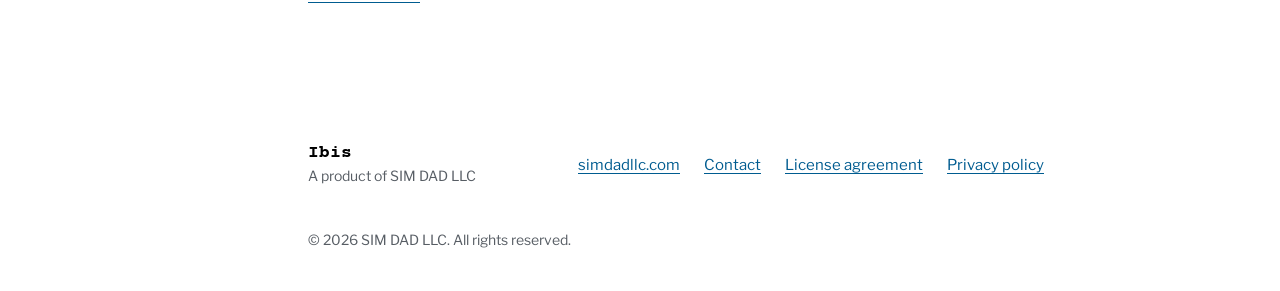
<file: privacy.html>
<!DOCTYPE html>
<html lang="en">
<head>
  <meta charset="UTF-8">
  <meta name="viewport" content="width=device-width, initial-scale=1.0">
  <title>Privacy Policy. Ibis.</title>
  <meta name="description" content="Privacy policy for Ibis. How SIM DAD LLC handles data when you use the local transcription app.">
  <link rel="canonical" href="https://useibis.app/privacy.html">
  <meta name="author" content="SIM DAD LLC">
  <meta name="theme-color" content="#FFFFFF" media="(prefers-color-scheme: light)">
  <meta name="theme-color" content="#0E1216" media="(prefers-color-scheme: dark)">
  <meta name="robots" content="noindex, follow">
  <link rel="icon" type="image/svg+xml" href="img/favicon.svg">
  <link rel="stylesheet" href="/css/site.css">
</head>
<body class="doc-page">

  <nav>
    <div class="nav-inner">
      <a href="/" class="nav-brand">Ibis</a>
      <a href="/" class="nav-back">&larr; Back to Ibis</a>
    </div>
  </nav>

  <main class="page" id="main">
    <p class="page-eyebrow">Legal</p>
    <h1 class="page-title">Privacy Policy</h1>
    <p class="page-meta"><span>Ibis</span> <span>SIM DAD LLC</span> <span>Effective October 15, 2026</span> <span>Version 1.1</span></p>

    <p>This Privacy Policy describes how SIM DAD LLC (&ldquo;SIM DAD,&rdquo; &ldquo;we,&rdquo; &ldquo;us,&rdquo; or &ldquo;our&rdquo;) collects, uses, and protects information in connection with the Ibis desktop application and the Ibis website at <a href="https://useibis.app">useibis.app</a>. Ibis is a local Whisper-based audio transcription desktop app that runs entirely on your machine.</p>

    <h2>1. Information the Application Collects</h2>
    <p>Ibis processes all audio files and transcription entirely on your local machine. We do not collect, transmit, or store any of your audio files, transcripts, or usage data.</p>
    <p>The only information transmitted from the application is during <strong>license key activation</strong>, which includes:</p>
    <ul>
      <li>Your email address (as provided during purchase)</li>
      <li>A device identifier (used to enforce the activation limit)</li>
    </ul>
    <p>This activation data is processed by SIM DAD LLC&rsquo;s own licensing service. No other data leaves your machine through the application.</p>

    <h2>2. Information the Website Collects</h2>
    <p>The Ibis website at useibis.app may collect the following information:</p>
    <ul>
      <li><strong>Email address.</strong> If you voluntarily subscribe to our waitlist or mailing list, your email address is received via a Cloudflare Worker form endpoint and stored by Brevo, our email service provider, on the Ibis waitlist.</li>
      <li><strong>Analytics data.</strong> We do not use third-party analytics, and this site sets no analytics cookies. Each page sends a single, first-party, cookie-free page-view count to an endpoint we operate; it records only the page name and the date, is skipped entirely when your browser sends Do Not Track, and stores no IP address and no identifier.</li>
    </ul>

    <h2>3. No Telemetry or Cloud Processing</h2>
    <p>Ibis does not include any telemetry or usage analytics. All audio transcription and processing happens 100% locally on your device. No audio files or transcripts are ever sent to SIM DAD LLC or any third party. Ibis sends no crash reports or error reports.</p>

    <h2>4. Third-Party Services</h2>
    <p>We use the following third-party services:</p>
    <ul>
      <li><strong>Gumroad.</strong> Payment processing only. Gumroad handles your purchase transaction. It does not issue, manage, or validate license keys, which are operated entirely by SIM DAD LLC. Their privacy policy is available at <a href="https://gumroad.com/privacy" target="_blank" rel="noopener">gumroad.com/privacy</a>.</li>
      <li><strong>Cloudflare.</strong> Form-handling Worker for waitlist sign-ups. The Worker receives your email address and passes it to Brevo; Cloudflare does not retain submission contents beyond the time needed to pass them on. Their privacy policy is available at <a href="https://www.cloudflare.com/privacypolicy/" target="_blank" rel="noopener">cloudflare.com/privacypolicy</a>.</li>
      <li><strong>Brevo.</strong> Storage of waitlist sign-ups. Their privacy policy is available at <a href="https://www.brevo.com/legal/privacypolicy/" target="_blank" rel="noopener">brevo.com/legal/privacypolicy</a>.</li>
      <li><strong>Google Workspace.</strong> Hosts our email, including messages you send to a simdadllc.com address. Their privacy policy is available at <a href="https://policies.google.com/privacy" target="_blank" rel="noopener">policies.google.com/privacy</a>.</li>
    </ul>

    <h2>5. Data Retention and Deletion</h2>
    <p>License activation data is retained for as long as your license is active. Email addresses collected through the mailing list are retained until you unsubscribe or request removal.</p>
    <p>To request deletion of your personal data, contact us at <a href="mailto:support@simdadllc.com">support@simdadllc.com</a>. We will process your request within 30 days.</p>

    <h2>6. Data Security</h2>
    <p>We implement reasonable technical and organizational measures to protect the limited personal data we collect. Because Ibis processes all content locally, your audio files and transcripts never leave your device and are protected by your own system&rsquo;s security.</p>
    <p>Recordings can be encrypted at rest using <a href="https://age-encryption.org" target="_blank" rel="noopener">age v1</a> (X25519 plus ChaCha20-Poly1305), with the X25519 secret key held in your operating system&rsquo;s keystore rather than on disk. Settings shows a recovery key you can back up; it recovers your encrypted files if the keystore is ever lost, without any SIM DAD service. The encryption design, threat model and key-management approach will be documented in a substantiation paper published against the shipping build.</p>

    <h2>7. Children&rsquo;s Privacy</h2>
    <p>Ibis is not directed at children under the age of 13. We do not knowingly collect personal information from children under 13. If you believe we have inadvertently collected such information, please contact us at <a href="mailto:support@simdadllc.com">support@simdadllc.com</a> and we will promptly delete it.</p>

    <h2>8. Changes to This Policy</h2>
    <p>We may update this Privacy Policy from time to time. If we make material changes, we will update the effective date at the top of this page. Your continued use of Ibis after any changes constitutes acceptance of the updated policy.</p>

    <h2>9. Governing Law</h2>
    <p>This Privacy Policy shall be governed by and construed in accordance with the laws of the State of Illinois, without regard to its conflict of law provisions.</p>

    <h2>10. Contact</h2>
    <p>SIM DAD LLC<br>
    <a href="mailto:ibis@simdadllc.com">ibis@simdadllc.com</a><br>
    <a href="https://simdadllc.com">simdadllc.com</a></p>
  </main>

  <footer>
    <div class="footer-inner">
      <div>
        <div class="footer-brand">Ibis</div>
        <div class="footer-sub">A product of SIM DAD LLC</div>
      </div>
      <div class="footer-links">
        <a href="https://simdadllc.com">simdadllc.com</a>
        <a href="mailto:ibis@simdadllc.com">Contact</a>
        <a href="/eula.html">License agreement</a>
        <a href="/privacy.html">Privacy policy</a>
      </div>
    </div>
    <p class="footer-copy">&copy; 2026 SIM DAD LLC. All rights reserved.</p>
  </footer>

  <!-- First-party, cookie-free page counter (aggregate daily counts only; no cookies, no IP stored, honors Do Not Track) -->
  <script>
    (function () {
      try {
        if (navigator.doNotTrack === "1" || window.doNotTrack === "1") return;
        if (!navigator.sendBeacon) return;
        navigator.sendBeacon("https://simdad-hits.ap-493.workers.dev/hit",
          JSON.stringify({ site: "ibis", path: location.pathname }));
      } catch (e) {}
    })();
  </script>
</body>
</html>
</file>
<file: css/site.css>
/* useibis.app: one stylesheet for every page.
   The page is a transcript: a fixed left gutter (the court reporter's line-number column) runs the
   whole page behind a double margin rule, the transcript passages are set in Courier Prime, and the
   running text is Libre Franklin. Plan and brief trace:
   C:/pythia/work/restyle-2026-10/plans/ibis-web.md and the commit message. */

/* ── Fonts (self-hosted, SIL OFL 1.1; see /fonts/README.txt) ─────────────────── */
@font-face {
  font-family: "Courier Prime";
  src: url("/fonts/courier-prime-latin-400-normal.woff2") format("woff2");
  font-weight: 400; font-style: normal; font-display: swap;
}
@font-face {
  font-family: "Courier Prime";
  src: url("/fonts/courier-prime-latin-700-normal.woff2") format("woff2");
  font-weight: 700; font-style: normal; font-display: swap;
}
@font-face {
  font-family: "Courier Prime";
  src: url("/fonts/courier-prime-latin-400-italic.woff2") format("woff2");
  font-weight: 400; font-style: italic; font-display: swap;
}
@font-face {
  font-family: "Libre Franklin";
  src: url("/fonts/libre-franklin-latin-wght-normal.woff2") format("woff2");
  font-weight: 100 900; font-style: normal; font-display: swap;
}
@font-face {
  font-family: "Libre Franklin";
  src: url("/fonts/libre-franklin-latin-wght-italic.woff2") format("woff2");
  font-weight: 100 900; font-style: italic; font-display: swap;
}

/* ── Tokens ─────────────────────────────────────────────────────────────────── */
:root {
  color-scheme: light dark;
  --paper:  #FFFFFF;   /* the deposition page */
  --ink:    #000000;   /* typewritten transcript ink */
  --gutter: #575D64;   /* margin line numbers, muted text */
  --rule:   #0072B2;   /* the pleading-paper margin rule: the one accent */
  --link:   #005C90;   /* text-safe form of the accent */
  --field:  #F3F5F7;   /* form fields, the practice block */
  --line:   #D5DADF;   /* section separators */
  --error:  #B3261E;

  --type:   "Courier Prime", "Courier New", Courier, monospace;
  --sans:   "Libre Franklin", "Franklin Gothic Medium", "Segoe UI", Arial, sans-serif;

  --pad:    clamp(1rem, 4vw, 2.5rem);
  --gut:    4.5rem;          /* line-number column */
  --measure: 38rem;          /* about 70 characters of Franklin at 17px */
  --wide:   46rem;           /* the transcript page and the headline */
  --lh:     1.75rem;         /* the transcript line pitch */
}
@media (prefers-color-scheme: dark) {
  :root {
    --paper:  #0E1216;
    --ink:    #ECEEF0;
    --gutter: #A3AAB2;
    --rule:   #3D9BD4;
    --link:   #7CC4F0;
    --field:  #171C21;
    --line:   #2C343C;
    --error:  #FF8A80;
  }
}
@media (max-width: 640px) {
  :root { --gut: 2.25rem; --lh: 1.6rem; }
}

/* ── Base ───────────────────────────────────────────────────────────────────── */
*, *::before, *::after { box-sizing: border-box; }
html { -webkit-text-size-adjust: 100%; }
body {
  margin: 0;
  background: var(--paper);
  color: var(--ink);
  font: 400 1.0625rem/1.65 var(--sans);
  -webkit-font-smoothing: antialiased;
}
img, video { max-width: 100%; height: auto; display: block; }
a { color: var(--link); text-decoration: underline; text-decoration-thickness: 1px;
    text-underline-offset: 0.18em; }
a:hover { text-decoration-thickness: 2px; }
:focus-visible { outline: 3px solid var(--rule); outline-offset: 3px; border-radius: 2px; }
strong { font-weight: 650; }
p, ul, ol, h1, h2, h3, blockquote, table { margin: 0; }

/* Every block sits in the same grid: gutter, double rule, text. */
.sheet {
  max-width: calc(var(--gut) + var(--wide) + 2 * var(--pad));
  margin: 0 auto;
  padding: 0 var(--pad);
}
.col { padding-left: var(--gut); }
.col > * { max-width: var(--measure); }

.skip { position: absolute; left: -9999px; }
.skip:focus { position: fixed; left: 1rem; top: 1rem; z-index: 10; padding: 0.75rem 1rem;
  background: var(--paper); color: var(--ink); border: 2px solid var(--rule); }

/* ── Masthead bar (all pages) ───────────────────────────────────────────────── */
.nav, body > nav {
  border-bottom: 1px solid var(--line);
}
.nav-inner {
  max-width: calc(var(--gut) + var(--wide) + 2 * var(--pad));
  margin: 0 auto;
  padding: 0 var(--pad);
  min-height: 4rem;
  display: flex; align-items: center; justify-content: space-between; gap: 1rem;
}
.nav-brand { display: flex; align-items: center; color: var(--ink); text-decoration: none;
  font: 700 1.25rem/1 var(--type); }
.nav-wordmark { height: 30px; width: auto; }
.nav-back { font-size: 0.9375rem; color: var(--link); }

/* Buttons: one shape, square-shouldered like a form field. */
.btn, .colophon-buy, .wl-submit, .form-page button {
  display: inline-flex; align-items: center; justify-content: center;
  min-height: 2.75rem; padding: 0.6rem 1.25rem;
  font: 600 0.9375rem/1.2 var(--sans);
  color: #FFFFFF; background: var(--link);
  border: 0; border-radius: 3px; text-decoration: none; cursor: pointer;
}
.btn:hover, .colophon-buy:hover, .wl-submit:hover:not(:disabled), .form-page button:hover:not(:disabled) {
  background: var(--ink); color: var(--paper);
}
.btn:active, .colophon-buy:active, .wl-submit:active, .form-page button:active { transform: translateY(1px); }
.wl-submit:disabled, .form-page button:disabled { opacity: 0.6; cursor: progress; }
@media (prefers-color-scheme: dark) {
  .btn, .colophon-buy, .wl-submit, .form-page button { color: #0E1216; }
}

/* ── The transcript page (home hero) ────────────────────────────────────────── */
.transcript {
  position: relative;
  margin-top: clamp(2.5rem, 7vw, 5rem);
  padding: 0 0 clamp(2.5rem, 6vw, 4rem) var(--gut);
  font-family: var(--type);
}
/* the double margin rule of a pleading page */
.transcript::before {
  content: ""; position: absolute; top: 0; bottom: 0;
  left: calc(var(--gut) - 1.1rem); width: 5px;
  border-left: 1px solid var(--rule); border-right: 1px solid var(--rule);
}
.caption { display: grid; gap: 0; font-size: 1rem; line-height: var(--lh); color: var(--gutter);
  margin-bottom: var(--lh); }
.transcript h1 {
  font-family: var(--type); font-weight: 700;
  font-size: clamp(2rem, 5.6vw, 3.5rem); line-height: 1.08; letter-spacing: -0.02em;
  max-width: var(--wide);
}
.transcript h1 em { font-style: normal; color: inherit; }
.byline { display: grid; margin-top: var(--lh); margin-bottom: calc(var(--lh) * 1.5);
  font-size: 1rem; line-height: var(--lh); }
.byline span + span { font-weight: 700; }

/* the numbered passage: Courier at a fixed pitch so the gutter numbers line up */
.numbered {
  position: relative;
  max-width: 40rem;
  font: 400 1.0625rem/var(--lh) var(--type);
}
.numbered::before {
  content: "1\A 2\A 3\A 4\A 5\A 6\A 7\A 8\A 9\A 10\A 11\A 12\A 13\A 14\A 15\A 16\A 17\A 18\A 19\A 20\A 21\A 22\A 23\A 24\A 25";
  white-space: pre; position: absolute; top: 0; bottom: 0; overflow: hidden;
  left: calc(-1 * var(--gut)); width: calc(var(--gut) - 2rem);
  text-align: right; color: var(--gutter); font: inherit; line-height: var(--lh);
}
@media (max-width: 640px) {
  .numbered::before { width: calc(var(--gut) - 1.6rem); font-size: 0.75rem; }
  .transcript::before { left: calc(var(--gut) - 0.85rem); width: 4px; }
}
.lede-opener { font-weight: 700; }

/* ── Running text (home) ────────────────────────────────────────────────────── */
.manuscript { padding-left: var(--gut); }
.manuscript p { max-width: var(--measure); margin-bottom: 1.1rem; }
.manuscript p:last-child { margin-bottom: 0; }
/* the professions in section IV read as speaker names in a transcript */
.manuscript em { font-family: var(--type); font-style: normal; font-weight: 700; font-size: 0.97em;
  line-height: 1; }

.section-marker {
  display: grid; grid-template-columns: var(--gut) minmax(0, 1fr); align-items: baseline;
  margin-top: clamp(3rem, 7vw, 4.5rem); padding-top: 1.5rem; margin-bottom: 1rem;
  border-top: 1px solid var(--line);
}
.numeral { font: 700 1rem/1 var(--type); color: var(--gutter); text-align: right;
  padding-right: 1.4rem; }
.heading, .end-waitlist h2, .practice h2, .oss-heading {
  font: 700 clamp(1.375rem, 2.6vw, 1.75rem)/1.2 var(--sans); letter-spacing: -0.01em;
  max-width: var(--measure);
}
.heading em, .end-waitlist h2 em { font-style: normal; color: inherit; }

/* the two quoted lines: a passage lifted from the record, not a magazine pull quote */
.quoted-line {
  position: relative;
  margin: clamp(2.5rem, 6vw, 3.5rem) 0 0;
  padding: 0.25rem 0 0.25rem var(--gut);
  font: 700 clamp(1.15rem, 2.4vw, 1.4rem)/1.4 var(--type);
  max-width: calc(var(--gut) + var(--measure));
}
.quoted-line::before {
  content: ""; position: absolute; top: 0; bottom: 0;
  left: calc(var(--gut) - 1.1rem); width: 5px;
  border-left: 1px solid var(--rule); border-right: 1px solid var(--rule);
}
@media (max-width: 640px) { .quoted-line::before { left: calc(var(--gut) - 0.85rem); width: 4px; } }

/* the reporter's certificate: who wrote this page */
.signature {
  display: flex; align-items: center; gap: 1rem;
  margin: clamp(3rem, 7vw, 4.5rem) 0 0 var(--gut);
  padding-top: 1rem; border-top: 1px solid var(--ink); max-width: 22rem;
  font: 400 0.9375rem/1.45 var(--type);
}
.signature-avatar { width: 56px; height: 56px; border-radius: 50%; flex: none; filter: grayscale(1); }
.signature-lines { display: grid; }

/* pricing: a spec sheet */
.colophon {
  margin-top: clamp(3rem, 7vw, 4.5rem); padding: 1.5rem 0 0 var(--gut);
  border-top: 1px solid var(--line);
}
.colophon-row { display: flex; flex-wrap: wrap; align-items: baseline; gap: 0.5rem 1.25rem;
  margin-bottom: 1rem; }
.colophon-label { font: 700 1.375rem/1.2 var(--sans); }
.colophon-price { font: 700 1.125rem/1.2 var(--type); color: var(--gutter); }
.spec { list-style: none; padding: 0; margin: 0 0 1.25rem; max-width: var(--measure);
  display: grid; grid-template-columns: repeat(auto-fill, minmax(13rem, 1fr)); gap: 0.15rem 1.5rem; }
.spec li { position: relative; padding-left: 1rem; }
.spec li::before { content: ""; position: absolute; left: 0; top: 0.75em; width: 0.45rem;
  border-top: 2px solid var(--rule); }
.colophon-buy { margin-top: 0.5rem; }

/* Pro waitlist */
.end-waitlist { margin-top: clamp(3rem, 7vw, 4.5rem); padding: 1.5rem 0 0 var(--gut);
  border-top: 1px solid var(--line); }
.end-waitlist > * { max-width: var(--measure); }
.end-sub { color: var(--gutter); margin: 0.75rem 0 1.5rem; }
.wl-form { display: grid; gap: 0.75rem; }
.wl-field label, .form-page label { display: block; font-weight: 600; margin-bottom: 0.35rem; }
input, textarea, select {
  width: 100%; padding: 0.7rem 0.8rem; font: 400 1rem/1.4 var(--sans); color: var(--ink);
  background: var(--field); border: 1px solid var(--gutter); border-radius: 3px;
}
input:focus-visible, textarea:focus-visible { outline: 3px solid var(--rule); outline-offset: 1px; }
input::placeholder { color: var(--gutter); opacity: 1; }
.wl-submit { justify-self: start; }
.wl-fine, .fine { font-size: 0.875rem; color: var(--gutter); }
.wl-success { display: none; padding: 1.25rem 0 1.25rem 1rem; border-left: 4px double var(--rule); }
.wl-success.visible { display: block; }
.wl-success h3 { font: 700 1.125rem/1.3 var(--type); margin-bottom: 0.35rem; }
.wl-success p { color: var(--gutter); }
.wl-error { display: none; font-size: 0.9375rem; color: var(--error); }
.wl-error.visible { display: block; }

/* Open-source acknowledgments: a two-column record, name and license */
.oss-section { margin-top: clamp(3rem, 7vw, 4.5rem); padding-top: 1.5rem;
  border-top: 1px solid var(--line); }
.oss-section .container { padding-left: var(--gut); }
.oss-heading { font-size: 1.25rem; }
.oss-sub { color: var(--gutter); margin: 0.5rem 0 1rem; max-width: var(--measure); }
.oss-grid { max-width: var(--measure); border-top: 1px solid var(--line); }
.oss-item {
  display: flex; justify-content: space-between; gap: 1rem; padding: 0.45rem 0;
  border-bottom: 1px solid var(--line); color: var(--ink); text-decoration: none;
  font-size: 0.9375rem;
}
.oss-item span:last-child { color: var(--gutter); text-align: right; }
.oss-item:hover .oss-item-name { text-decoration: underline; }
.oss-item-name { font-weight: 600; color: var(--link); }

/* The practice behind the product */
.practice { margin-top: clamp(3rem, 7vw, 4.5rem); background: var(--field);
  padding: clamp(2rem, 5vw, 3rem) 0; }
.practice-inner {
  max-width: calc(var(--gut) + var(--wide) + 2 * var(--pad));
  margin: 0 auto; padding: 0 var(--pad) 0 calc(var(--pad) + var(--gut));
}
.practice-inner > * { max-width: var(--measure); }
.practice-eyebrow { font: 400 1rem/1.4 var(--type); color: var(--gutter); margin-bottom: 0.5rem; }
.practice p { margin-bottom: 1rem; }
.practice h2 { margin-bottom: 1rem; }
.practice-cta { margin-bottom: 0 !important; }

/* Footer (home, eula, privacy) */
.footer, body > footer {
  padding: 2.5rem 0 2.5rem;
}
.footer-inner {
  max-width: calc(var(--gut) + var(--wide) + 2 * var(--pad));
  margin: 0 auto; padding: 0 var(--pad) 0 calc(var(--pad) + var(--gut));
  display: flex; flex-wrap: wrap; justify-content: space-between; gap: 1.25rem 2rem;
}
.footer-brand { font: 700 1.125rem/1.2 var(--type); }
.footer-sub { font-size: 0.875rem; color: var(--gutter); }
.footer-links { display: flex; flex-wrap: wrap; gap: 0.5rem 1.5rem; align-items: center; }
.footer-links a { font-size: 0.9375rem; }
.footer-copy {
  max-width: calc(var(--gut) + var(--wide) + 2 * var(--pad));
  margin: 1.5rem auto 0; padding: 1rem var(--pad) 0 calc(var(--pad) + var(--gut));
  font-size: 0.875rem; color: var(--gutter);
}

/* ── Inner pages: license, privacy ──────────────────────────────────────────── */
.page {
  max-width: calc(var(--gut) + var(--wide) + 2 * var(--pad));
  margin: 0 auto;
  padding: clamp(2.5rem, 6vw, 4rem) var(--pad) clamp(3rem, 7vw, 5rem) calc(var(--pad) + var(--gut));
}
.page > * { max-width: var(--measure); }
.page-eyebrow { font: 400 1rem/1.4 var(--type); color: var(--gutter); margin-bottom: 0.5rem; }
.page-title, .form-page h1, .log-page h1 {
  font: 700 clamp(1.9rem, 4.6vw, 2.75rem)/1.1 var(--type); letter-spacing: -0.02em;
  margin-bottom: 1rem;
}
.page-meta { display: grid; font: 400 0.9375rem/1.6 var(--type); color: var(--gutter);
  padding-bottom: 1.5rem; margin-bottom: 2rem; border-bottom: 1px solid var(--line); }
.page h2 { font: 700 1.1875rem/1.3 var(--sans); margin: 2.25rem 0 0.6rem; }
.page h3 { font: 700 1.0625rem/1.3 var(--sans); margin: 1.75rem 0 0.5rem; }
.page p { margin-bottom: 1rem; }
.page ul { margin: 0.25rem 0 1rem; padding-left: 1.25rem; }
.page li { margin-bottom: 0.4rem; }
.page table { width: 100%; border-collapse: collapse; margin: 0.75rem 0 1.5rem;
  font-size: 0.9375rem; font-variant-numeric: tabular-nums; }
.page th { text-align: left; font-weight: 650; padding: 0.45rem 0.6rem 0.45rem 0;
  border-bottom: 2px solid var(--ink); }
.page td { padding: 0.45rem 0.6rem 0.45rem 0; border-bottom: 1px solid var(--line); }
.caps { font-size: 0.9375rem; }

/* ── Beta request form ──────────────────────────────────────────────────────── */
.form-page main {
  max-width: calc(var(--gut) + var(--wide) + 2 * var(--pad));
  margin: 0 auto;
  padding: clamp(2.5rem, 6vw, 4rem) var(--pad) clamp(3rem, 7vw, 5rem) calc(var(--pad) + var(--gut));
}
.form-page main > * { max-width: var(--measure); }
.form-page .eyebrow { font: 400 1rem/1.4 var(--type); color: var(--gutter); margin-bottom: 0.5rem; }
.form-page .lede { font-size: 1.125rem; color: var(--gutter); margin-bottom: 1.75rem; }
.form-page ul { padding-left: 1.25rem; margin-bottom: 2rem; }
.form-page li { margin-bottom: 0.5rem; }
.form-page hr { border: 0; border-top: 1px solid var(--line); margin: 2rem 0; }
.form-page label { margin: 1.25rem 0 0.35rem; }
.form-page .hint { display: block; font-weight: 400; color: var(--gutter); font-size: 0.9375rem; }
.form-page textarea { min-height: 5rem; resize: vertical; }
.form-page button { margin-top: 1.5rem; }
.form-page .fine { margin-top: 0.8rem; }
.hp { position: absolute; left: -9999px; width: 1px; height: 1px; overflow: hidden; }
.msg { padding: 0.9rem 1rem; border-left: 4px double var(--rule); background: var(--field);
  margin-bottom: 1.5rem; }
[hidden] { display: none !important; }

/* ── Release log ────────────────────────────────────────────────────────────── */
.log-page .wrap {
  max-width: calc(var(--gut) + var(--wide) + 2 * var(--pad));
  margin: 0 auto; padding: 0 var(--pad);
}
.log-page .top { display: flex; align-items: center; justify-content: space-between; gap: 1rem;
  min-height: 4rem; border-bottom: 1px solid var(--line); }
.log-page .top img { height: 30px; width: auto; }
.log-page .back { font-size: 0.9375rem; }
.log-page .lede { padding: clamp(2.5rem, 6vw, 4rem) 0 1.5rem var(--gut); }
.log-page .lede > * { max-width: var(--measure); }
.log-page .lede h1 em { font-style: normal; color: inherit; }
.log-page .lede p { color: var(--gutter); margin-top: 0.75rem; }
.log-page .lede .note { font: 400 0.9375rem/1.5 var(--type); }
.log { padding: 0 0 3rem var(--gut); }
.rel { position: relative; max-width: var(--measure); padding: 1.25rem 0 0;
  border-top: 2px solid var(--ink); }
.ver .name { font: 700 1.125rem/1.3 var(--type); }
.summary { margin-top: 0.6rem; }
ul.hi { margin-top: 0.75rem; padding-left: 1.25rem; color: var(--gutter); }
.foot { border-top: 1px solid var(--line); padding: 2rem 0 3rem var(--gut);
  display: flex; flex-wrap: wrap; justify-content: space-between; gap: 1rem; }
.foot .brand { font: 700 1.125rem/1.2 var(--type); }
.foot .links { display: flex; flex-wrap: wrap; gap: 0.5rem 1.5rem; }
.foot a { font-size: 0.9375rem; }
code { font-family: var(--type); }

@media (max-width: 640px) {
  .transcript h1 br { display: none; }
}
</file>
